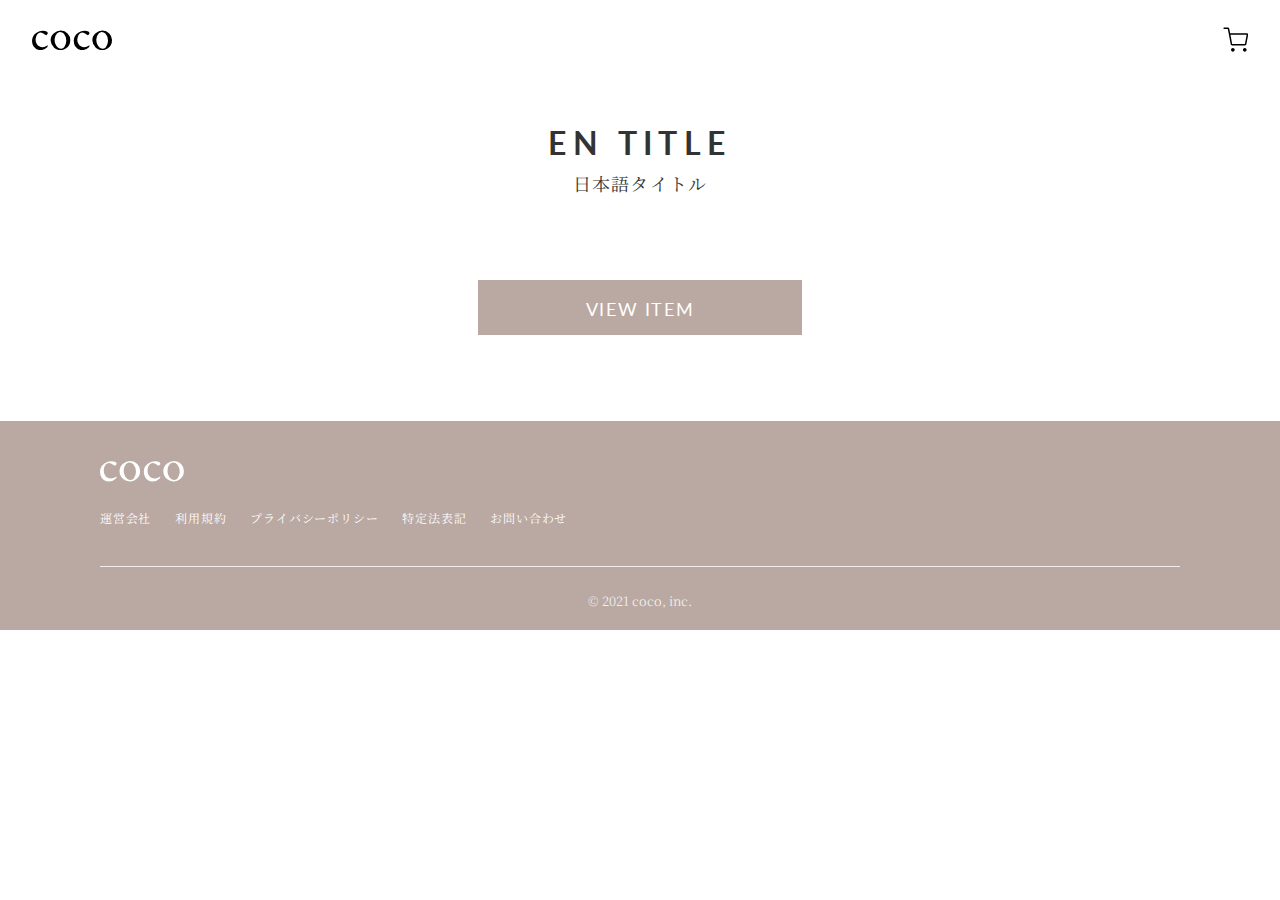
<file: shampoo-ec/index.html>
<!DOCTYPE html>
<html lang="ja">
  <head>
    <meta charset="utf-8" />
    <meta name="viewport" content="width=device-width,initial-scale=1" />
    <title>coco</title>
    <meta name="description" content="shampoo-ec" />
    <meta name="format-detection" content="telephone=no" />

    <!-- favicon/webclipicon -->
    <link rel="icon" href="favicon.ico" />
    <link rel="icon" href="favicon.svg" type="image/svg+xml" />
    <link rel="apple-touch-icon" href="webclip.png" />

    <!-- ogp -->
    <meta property="og:site_name" content="shampoo-ec" />
    <meta property="og:url" content="https://moshashugyo.com/" />
    <meta property="og:type" content="website" />
    <meta property="og:title" content="shampoo-ec" />
    <meta property="og:description" content="shampoo-ec" />
    <meta property="og:image" content="img/top_img/bg-instagram-sp.svg" />
    <meta property="og:locale" content="ja_JP" />
    <!-- <meta property="fb:app_id" content="AppID"> -->
    <meta name="twitter:card" content="summary_large_image" />
    <!-- <meta name="twitter:site" content="@moshamusha2010" /> -->
    <meta name="twitter:description" content="shampoo-ec" />
    <meta name="twitter:image:src" content="img/top_img/bg-instagram-sp.svg" />

    <!-- css -->

    <link rel="stylesheet" href="sass/style.css" />
    <link rel="preconnect" href="https://fonts.googleapis.com" />
    <link rel="preconnect" href="https://fonts.gstatic.com" crossorigin />
    <link
      href="https://fonts.googleapis.com/css2?family=Lato:wght@400;700&family=Noto+Serif+JP:wght@400;500&display=swap"
      rel="stylesheet"
    />

    <!-- js -->

    <!-- <script src="js/main.js" defer></script> -->

    <!-- 場合によって必要 -->
    <!-- <meta name="robots" content="noindex,nofollow"> -->
  </head>

  <body>
    <header class="header">
      <div class="container">
        <div class="logo-sp">
          <a href="index.html" rel="noreferrer noopener">
            <span class="visuallyhidden">ロゴ</span>
            <svg viewBox="0 0 85.05 20.8">
              <path
                d="M13-20.05a13.772,13.772,0,0,0-6.55,2.1A10.384,10.384,0,0,0,1.6-9.3,12.346,12.346,0,0,0,3.15-3.45a8.933,8.933,0,0,0,7.4,4,10.028,10.028,0,0,0,7.2-3.1A2.054,2.054,0,0,0,18.4-4c0-.25-.4-.4-.95,0A7.33,7.33,0,0,1,13-2.5,7.285,7.285,0,0,1,6.7-5.85a9.354,9.354,0,0,1-1.3-5A8.56,8.56,0,0,1,7.5-16.6a4.87,4.87,0,0,1,3.1-1.7c1.7,0,2.55.75,4.2,1.95a5.427,5.427,0,0,0,1.95.95c.2,0,1.65-1.2,1.65-2a2.257,2.257,0,0,0-.75-1.5A9.027,9.027,0,0,0,13-20.05Zm19.3-.15a11.2,11.2,0,0,0-7.4,2.75,9.646,9.646,0,0,0-3.5,7.8A11.06,11.06,0,0,0,25.1-2,10.871,10.871,0,0,0,31.75.6a9.979,9.979,0,0,0,6.2-2A10.759,10.759,0,0,0,42.3-10,10.032,10.032,0,0,0,32.3-20.2Zm-.95,1.5a6.3,6.3,0,0,1,4.2,1.95,11.543,11.543,0,0,1,2.5,7.65A11.5,11.5,0,0,1,35.8-2.5,4.58,4.58,0,0,1,32.75-.85c-2.4,0-5.25-1.8-6.5-5.55a14.976,14.976,0,0,1-.6-4.45,9.379,9.379,0,0,1,2.45-6.4A5.262,5.262,0,0,1,31.35-18.7Zm26-1.35a13.772,13.772,0,0,0-6.55,2.1A10.384,10.384,0,0,0,45.95-9.3,12.346,12.346,0,0,0,47.5-3.45a8.933,8.933,0,0,0,7.4,4,10.028,10.028,0,0,0,7.2-3.1A2.054,2.054,0,0,0,62.75-4c0-.25-.4-.4-.95,0a7.33,7.33,0,0,1-4.45,1.5,7.285,7.285,0,0,1-6.3-3.35,9.354,9.354,0,0,1-1.3-5,8.56,8.56,0,0,1,2.1-5.75,4.87,4.87,0,0,1,3.1-1.7c1.7,0,2.55.75,4.2,1.95a5.427,5.427,0,0,0,1.95.95c.2,0,1.65-1.2,1.65-2A2.257,2.257,0,0,0,62-18.9,9.027,9.027,0,0,0,57.35-20.05Zm19.3-.15a11.2,11.2,0,0,0-7.4,2.75,9.646,9.646,0,0,0-3.5,7.8A11.06,11.06,0,0,0,69.45-2,10.871,10.871,0,0,0,76.1.6a9.979,9.979,0,0,0,6.2-2A10.759,10.759,0,0,0,86.65-10,10.032,10.032,0,0,0,76.65-20.2Zm-.95,1.5a6.3,6.3,0,0,1,4.2,1.95A11.543,11.543,0,0,1,82.4-9.1a11.5,11.5,0,0,1-2.25,6.6A4.58,4.58,0,0,1,77.1-.85c-2.4,0-5.25-1.8-6.5-5.55a14.976,14.976,0,0,1-.6-4.45,9.379,9.379,0,0,1,2.45-6.4A5.262,5.262,0,0,1,75.7-18.7Z"
                transform="translate(-1.6 20.2)"
              />
            </svg>
          </a>
        </div>
        <div class="icon-cart">
          <a href="error.html" rel="noreferrer noopener">
            <span class="visuallyhidden">カート</span>
            <svg viewBox="0 0 68 68">
              <path
                fill-rule="evenodd"
                clip-rule="evenodd"
                d="M1 2.5C1 1.39543 1.89543 0.5 3 0.5H13.6803C15.1102 0.5 16.3414 1.50926 16.622 2.91142L19.2764 16.1782H64.7871C66.6734 16.1782 68.0917 17.8983 67.7321 19.7501L62.7777 45.2625C62.4126 47.1425 60.7662 48.5 58.851 48.5H24.6568C22.7347 48.5 21.0843 47.1328 20.7267 45.2442L15.6738 18.5604L12.8605 4.5H3C1.89543 4.5 1 3.60457 1 2.5ZM20.0512 20.1782L24.6568 44.5H58.851L63.5742 20.1782H20.0512Z"
              />
              <path
                d="M31.5 60.5C31.5 63.2614 29.2614 65.5 26.5 65.5C23.7386 65.5 21.5 63.2614 21.5 60.5C21.5 57.7386 23.7386 55.5 26.5 55.5C29.2614 55.5 31.5 57.7386 31.5 60.5Z"
              />
              <path
                d="M63.5 60.5C63.5 63.2614 61.2614 65.5 58.5 65.5C55.7386 65.5 53.5 63.2614 53.5 60.5C53.5 57.7386 55.7386 55.5 58.5 55.5C61.2614 55.5 63.5 57.7386 63.5 60.5Z"
              />
            </svg>
          </a>
        </div>
      </div>
    </header>
    <main class="c-main">
      <div class="c-title-level2">
        <a href="top.html" rel="noreferrer noopener"
          ><p class="c-en">EN TITLE</p></a
        >
        <a href="top.html" rel="noreferrer noopener"
          ><p class="c-ja">日本語タイトル</p></a
        >
      </div>
      <a class="c-button-link" href="product.html" rel="noreferrer noopener">
        <div class="c-button">
          <p class="c-view">VIEW ITEM</p>
        </div>
      </a>
    </main>
    <footer class="footer">
      <div class="footer-inner">
        <div class="footer-logo">
          <a href="index.html" rel="noreferrer noopener">
            <span class="visuallyhidden">ロゴ</span>
            <svg viewBox="0 0 85.05 20.8">
              <path
                d="M13-20.05a13.772,13.772,0,0,0-6.55,2.1A10.384,10.384,0,0,0,1.6-9.3,12.346,12.346,0,0,0,3.15-3.45a8.933,8.933,0,0,0,7.4,4,10.028,10.028,0,0,0,7.2-3.1A2.054,2.054,0,0,0,18.4-4c0-.25-.4-.4-.95,0A7.33,7.33,0,0,1,13-2.5,7.285,7.285,0,0,1,6.7-5.85a9.354,9.354,0,0,1-1.3-5A8.56,8.56,0,0,1,7.5-16.6a4.87,4.87,0,0,1,3.1-1.7c1.7,0,2.55.75,4.2,1.95a5.427,5.427,0,0,0,1.95.95c.2,0,1.65-1.2,1.65-2a2.257,2.257,0,0,0-.75-1.5A9.027,9.027,0,0,0,13-20.05Zm19.3-.15a11.2,11.2,0,0,0-7.4,2.75,9.646,9.646,0,0,0-3.5,7.8A11.06,11.06,0,0,0,25.1-2,10.871,10.871,0,0,0,31.75.6a9.979,9.979,0,0,0,6.2-2A10.759,10.759,0,0,0,42.3-10,10.032,10.032,0,0,0,32.3-20.2Zm-.95,1.5a6.3,6.3,0,0,1,4.2,1.95,11.543,11.543,0,0,1,2.5,7.65A11.5,11.5,0,0,1,35.8-2.5,4.58,4.58,0,0,1,32.75-.85c-2.4,0-5.25-1.8-6.5-5.55a14.976,14.976,0,0,1-.6-4.45,9.379,9.379,0,0,1,2.45-6.4A5.262,5.262,0,0,1,31.35-18.7Zm26-1.35a13.772,13.772,0,0,0-6.55,2.1A10.384,10.384,0,0,0,45.95-9.3,12.346,12.346,0,0,0,47.5-3.45a8.933,8.933,0,0,0,7.4,4,10.028,10.028,0,0,0,7.2-3.1A2.054,2.054,0,0,0,62.75-4c0-.25-.4-.4-.95,0a7.33,7.33,0,0,1-4.45,1.5,7.285,7.285,0,0,1-6.3-3.35,9.354,9.354,0,0,1-1.3-5,8.56,8.56,0,0,1,2.1-5.75,4.87,4.87,0,0,1,3.1-1.7c1.7,0,2.55.75,4.2,1.95a5.427,5.427,0,0,0,1.95.95c.2,0,1.65-1.2,1.65-2A2.257,2.257,0,0,0,62-18.9,9.027,9.027,0,0,0,57.35-20.05Zm19.3-.15a11.2,11.2,0,0,0-7.4,2.75,9.646,9.646,0,0,0-3.5,7.8A11.06,11.06,0,0,0,69.45-2,10.871,10.871,0,0,0,76.1.6a9.979,9.979,0,0,0,6.2-2A10.759,10.759,0,0,0,86.65-10,10.032,10.032,0,0,0,76.65-20.2Zm-.95,1.5a6.3,6.3,0,0,1,4.2,1.95A11.543,11.543,0,0,1,82.4-9.1a11.5,11.5,0,0,1-2.25,6.6A4.58,4.58,0,0,1,77.1-.85c-2.4,0-5.25-1.8-6.5-5.55a14.976,14.976,0,0,1-.6-4.45,9.379,9.379,0,0,1,2.45-6.4A5.262,5.262,0,0,1,75.7-18.7Z"
                transform="translate(-1.6 20.2)"
              />
            </svg>
          </a>
        </div>
        <div class="footer-nav">
          <ul class="footer-list">
            <li class="footer-info1">
              <a
                href="https://www.google.com/"
                target="_blank"
                rel="noreferrer noopener"
              >
                運営会社
              </a>
            </li>
            <li class="footer-info2">
              <a
                href="https://www.google.com/"
                target="_blank"
                rel="noreferrer noopener"
              >
                利用規約
              </a>
            </li>
            <li class="footer-info3">
              <a
                href="https://www.google.com/"
                target="_blank"
                rel="noreferrer noopener"
              >
                プライバシーポリシー
              </a>
            </li>
            <li class="footer-info4">
              <a
                href="https://www.google.com/"
                target="_blank"
                rel="noreferrer noopener"
              >
                特定法表記
              </a>
            </li>
            <li class="footer-info5">
              <a
                href="https://www.google.com/"
                target="_blank"
                rel="noreferrer noopener"
              >
                お問い合わせ
              </a>
            </li>
          </ul>
        </div>
        <div class="footer-border"></div>
        <small class="footer-small">© 2021 coco, inc.</small>
      </div>
    </footer>
  </body>
</html>
</file>
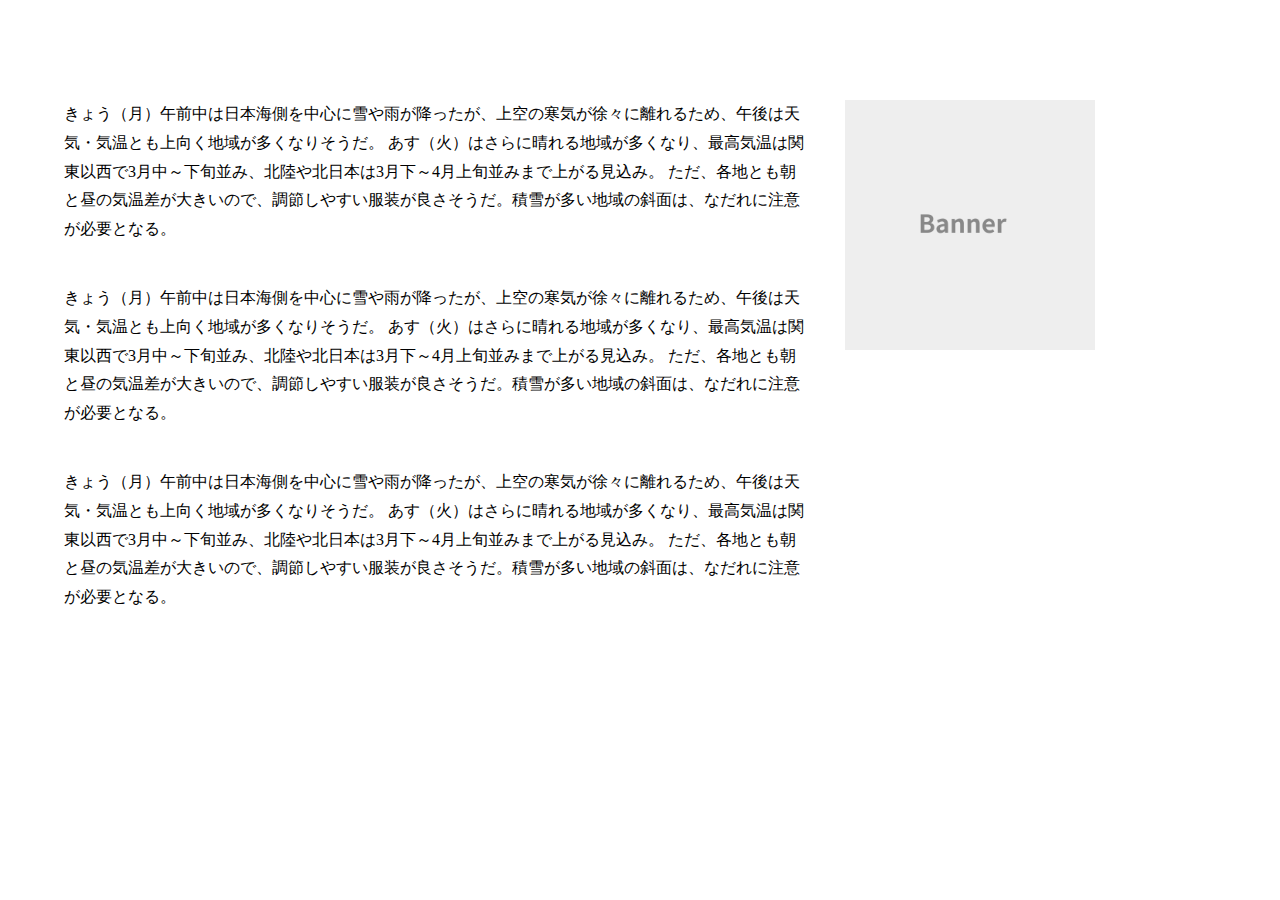
<file: flex_and_grid/flex_and_grid01/index.html>
<!DOCTYPE html>
<html lang="en">
  <head>
    <meta charset="UTF-8" />
    <meta name="viewport" content="width=device-width, initial-scale=1.0" />
    <title>Document</title>
    <link rel="stylesheet" href="sass/style.css" />
  </head>
  <body>
    <header class="header"></header>
    <main class="main">
      <div class="container">
        <div class="message_wrapper">
          <p class="message">
            きょう（月）午前中は日本海側を中心に雪や雨が降ったが、上空の寒気が徐々に離れるため、午後は天気・気温とも上向く地域が多くなりそうだ。
            あす（火）はさらに晴れる地域が多くなり、最高気温は関東以西で3月中～下旬並み、北陸や北日本は3月下～4月上旬並みまで上がる見込み。
            ただ、各地とも朝と昼の気温差が大きいので、調節しやすい服装が良さそうだ。積雪が多い地域の斜面は、なだれに注意が必要となる。
          </p>
        </div>
        <div class="message_wrapper">
          <p class="message">
            きょう（月）午前中は日本海側を中心に雪や雨が降ったが、上空の寒気が徐々に離れるため、午後は天気・気温とも上向く地域が多くなりそうだ。
            あす（火）はさらに晴れる地域が多くなり、最高気温は関東以西で3月中～下旬並み、北陸や北日本は3月下～4月上旬並みまで上がる見込み。
            ただ、各地とも朝と昼の気温差が大きいので、調節しやすい服装が良さそうだ。積雪が多い地域の斜面は、なだれに注意が必要となる。
          </p>
        </div>
        <div class="message_wrapper">
          <p class="message">
            きょう（月）午前中は日本海側を中心に雪や雨が降ったが、上空の寒気が徐々に離れるため、午後は天気・気温とも上向く地域が多くなりそうだ。
            あす（火）はさらに晴れる地域が多くなり、最高気温は関東以西で3月中～下旬並み、北陸や北日本は3月下～4月上旬並みまで上がる見込み。
            ただ、各地とも朝と昼の気温差が大きいので、調節しやすい服装が良さそうだ。積雪が多い地域の斜面は、なだれに注意が必要となる。
          </p>
        </div>
        <div class="banner">
          <img
            src="img/banner.png"
            width="2"
            height="1"
            alt=""
            decoding="async"
          />
        </div>
      </div>
    </main>
    <footer class="footer"></footer>
  </body>
</html>
</file>
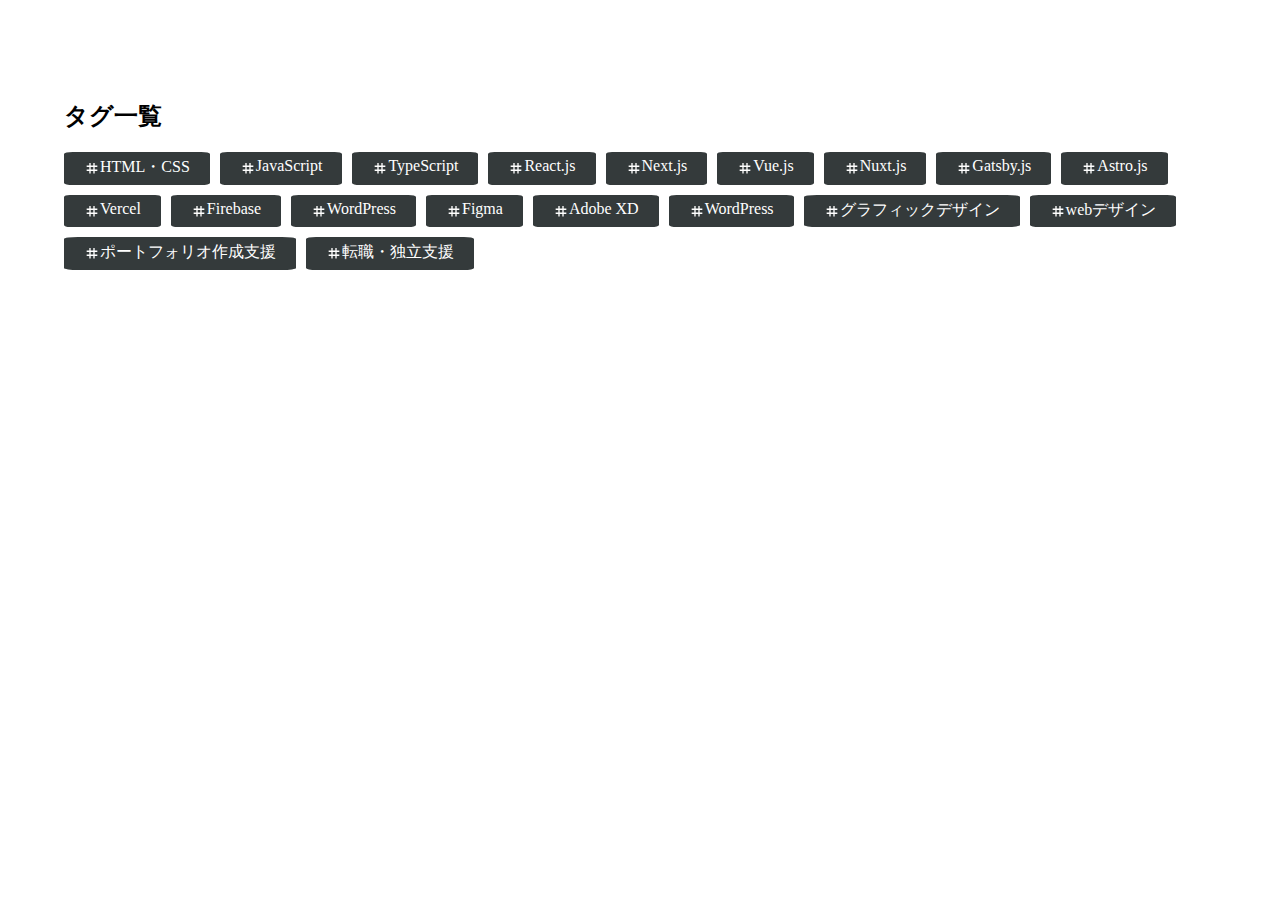
<file: flex_and_grid/flex_and_grid02/index.html>
<!DOCTYPE html>
<html lang="en">
  <head>
    <meta charset="UTF-8" />
    <meta name="viewport" content="width=device-width, initial-scale=1.0" />
    <title>Document</title>
    <link rel="stylesheet" href="sass/style.css" />
  </head>
  <body>
    <header class="header"></header>
    <main class="main">
      <div class="title">
        <h1>タグ一覧</h1>
      </div>
      <ul class="wrapper_tags">
        <li class="tag">
          <svg viewBox="0 0 24 24" height="24px" width="17px">
            <g><rect fill="none" height="24" width="24" /></g>
            <g>
              <path
                d="M20,10V8h-4V4h-2v4h-4V4H8v4H4v2h4v4H4v2h4v4h2v-4h4v4h2v-4h4v-2h-4v-4H20z M14,14h-4v-4h4V14z"
              />
            </g></svg
          >HTML・CSS
        </li>
        <li class="tag">
          <svg viewBox="0 0 24 24" height="24px" width="17px">
            <g><rect fill="none" height="24" width="24" /></g>
            <g>
              <path
                d="M20,10V8h-4V4h-2v4h-4V4H8v4H4v2h4v4H4v2h4v4h2v-4h4v4h2v-4h4v-2h-4v-4H20z M14,14h-4v-4h4V14z"
              />
            </g></svg
          >JavaScript
        </li>
        <li class="tag">
          <svg viewBox="0 0 24 24" height="24px" width="17px">
            <g><rect fill="none" height="24" width="24" /></g>
            <g>
              <path
                d="M20,10V8h-4V4h-2v4h-4V4H8v4H4v2h4v4H4v2h4v4h2v-4h4v4h2v-4h4v-2h-4v-4H20z M14,14h-4v-4h4V14z"
              />
            </g></svg
          >TypeScript
        </li>
        <li class="tag">
          <svg viewBox="0 0 24 24" height="24px" width="17px">
            <g><rect fill="none" height="24" width="24" /></g>
            <g>
              <path
                d="M20,10V8h-4V4h-2v4h-4V4H8v4H4v2h4v4H4v2h4v4h2v-4h4v4h2v-4h4v-2h-4v-4H20z M14,14h-4v-4h4V14z"
              />
            </g></svg
          >React.js
        </li>
        <li class="tag">
          <svg viewBox="0 0 24 24" height="24px" width="17px">
            <g><rect fill="none" height="24" width="24" /></g>
            <g>
              <path
                d="M20,10V8h-4V4h-2v4h-4V4H8v4H4v2h4v4H4v2h4v4h2v-4h4v4h2v-4h4v-2h-4v-4H20z M14,14h-4v-4h4V14z"
              />
            </g></svg
          >Next.js
        </li>
        <li class="tag">
          <svg viewBox="0 0 24 24" height="24px" width="17px">
            <g><rect fill="none" height="24" width="24" /></g>
            <g>
              <path
                d="M20,10V8h-4V4h-2v4h-4V4H8v4H4v2h4v4H4v2h4v4h2v-4h4v4h2v-4h4v-2h-4v-4H20z M14,14h-4v-4h4V14z"
              />
            </g></svg
          >Vue.js
        </li>
        <li class="tag">
          <svg viewBox="0 0 24 24" height="24px" width="17px">
            <g><rect fill="none" height="24" width="24" /></g>
            <g>
              <path
                d="M20,10V8h-4V4h-2v4h-4V4H8v4H4v2h4v4H4v2h4v4h2v-4h4v4h2v-4h4v-2h-4v-4H20z M14,14h-4v-4h4V14z"
              />
            </g></svg
          >Nuxt.js
        </li>
        <li class="tag">
          <svg viewBox="0 0 24 24" height="24px" width="17px">
            <g><rect fill="none" height="24" width="24" /></g>
            <g>
              <path
                d="M20,10V8h-4V4h-2v4h-4V4H8v4H4v2h4v4H4v2h4v4h2v-4h4v4h2v-4h4v-2h-4v-4H20z M14,14h-4v-4h4V14z"
              />
            </g></svg
          >Gatsby.js
        </li>
        <li class="tag">
          <svg viewBox="0 0 24 24" height="24px" width="17px">
            <g><rect fill="none" height="24" width="24" /></g>
            <g>
              <path
                d="M20,10V8h-4V4h-2v4h-4V4H8v4H4v2h4v4H4v2h4v4h2v-4h4v4h2v-4h4v-2h-4v-4H20z M14,14h-4v-4h4V14z"
              />
            </g></svg
          >Astro.js
        </li>
        <li class="tag">
          <svg viewBox="0 0 24 24" height="24px" width="17px">
            <g><rect fill="none" height="24" width="24" /></g>
            <g>
              <path
                d="M20,10V8h-4V4h-2v4h-4V4H8v4H4v2h4v4H4v2h4v4h2v-4h4v4h2v-4h4v-2h-4v-4H20z M14,14h-4v-4h4V14z"
              />
            </g></svg
          >Vercel
        </li>
        <li class="tag">
          <svg viewBox="0 0 24 24" height="24px" width="17px">
            <g><rect fill="none" height="24" width="24" /></g>
            <g>
              <path
                d="M20,10V8h-4V4h-2v4h-4V4H8v4H4v2h4v4H4v2h4v4h2v-4h4v4h2v-4h4v-2h-4v-4H20z M14,14h-4v-4h4V14z"
              />
            </g></svg
          >Firebase
        </li>
        <li class="tag">
          <svg viewBox="0 0 24 24" height="24px" width="17px">
            <g><rect fill="none" height="24" width="24" /></g>
            <g>
              <path
                d="M20,10V8h-4V4h-2v4h-4V4H8v4H4v2h4v4H4v2h4v4h2v-4h4v4h2v-4h4v-2h-4v-4H20z M14,14h-4v-4h4V14z"
              />
            </g></svg
          >WordPress
        </li>
        <li class="tag">
          <svg viewBox="0 0 24 24" height="24px" width="17px">
            <g><rect fill="none" height="24" width="24" /></g>
            <g>
              <path
                d="M20,10V8h-4V4h-2v4h-4V4H8v4H4v2h4v4H4v2h4v4h2v-4h4v4h2v-4h4v-2h-4v-4H20z M14,14h-4v-4h4V14z"
              />
            </g></svg
          >Figma
        </li>
        <li class="tag">
          <svg viewBox="0 0 24 24" height="24px" width="17px">
            <g><rect fill="none" height="24" width="24" /></g>
            <g>
              <path
                d="M20,10V8h-4V4h-2v4h-4V4H8v4H4v2h4v4H4v2h4v4h2v-4h4v4h2v-4h4v-2h-4v-4H20z M14,14h-4v-4h4V14z"
              />
            </g></svg
          >Adobe XD
        </li>
        <li class="tag">
          <svg viewBox="0 0 24 24" height="24px" width="17px">
            <g><rect fill="none" height="24" width="24" /></g>
            <g>
              <path
                d="M20,10V8h-4V4h-2v4h-4V4H8v4H4v2h4v4H4v2h4v4h2v-4h4v4h2v-4h4v-2h-4v-4H20z M14,14h-4v-4h4V14z"
              />
            </g></svg
          >WordPress
        </li>
        <li class="tag">
          <svg viewBox="0 0 24 24" height="24px" width="17px">
            <g><rect fill="none" height="24" width="24" /></g>
            <g>
              <path
                d="M20,10V8h-4V4h-2v4h-4V4H8v4H4v2h4v4H4v2h4v4h2v-4h4v4h2v-4h4v-2h-4v-4H20z M14,14h-4v-4h4V14z"
              />
            </g></svg
          >グラフィックデザイン
        </li>
        <li class="tag">
          <svg viewBox="0 0 24 24" height="24px" width="17px">
            <g><rect fill="none" height="24" width="24" /></g>
            <g>
              <path
                d="M20,10V8h-4V4h-2v4h-4V4H8v4H4v2h4v4H4v2h4v4h2v-4h4v4h2v-4h4v-2h-4v-4H20z M14,14h-4v-4h4V14z"
              />
            </g></svg
          >webデザイン
        </li>
        <li class="tag">
          <svg viewBox="0 0 24 24" height="24px" width="17px">
            <g><rect fill="none" height="24" width="24" /></g>
            <g>
              <path
                d="M20,10V8h-4V4h-2v4h-4V4H8v4H4v2h4v4H4v2h4v4h2v-4h4v4h2v-4h4v-2h-4v-4H20z M14,14h-4v-4h4V14z"
              />
            </g></svg
          >ポートフォリオ作成支援
        </li>
        <li class="tag">
          <svg viewBox="0 0 24 24" height="24px" width="17px">
            <g><rect fill="none" height="24" width="24" /></g>
            <g>
              <path
                d="M20,10V8h-4V4h-2v4h-4V4H8v4H4v2h4v4H4v2h4v4h2v-4h4v4h2v-4h4v-2h-4v-4H20z M14,14h-4v-4h4V14z"
              />
            </g></svg
          >転職・独立支援
        </li>
      </ul>
    </main>
    <footer class="footer"></footer>
  </body>
</html>
</file>
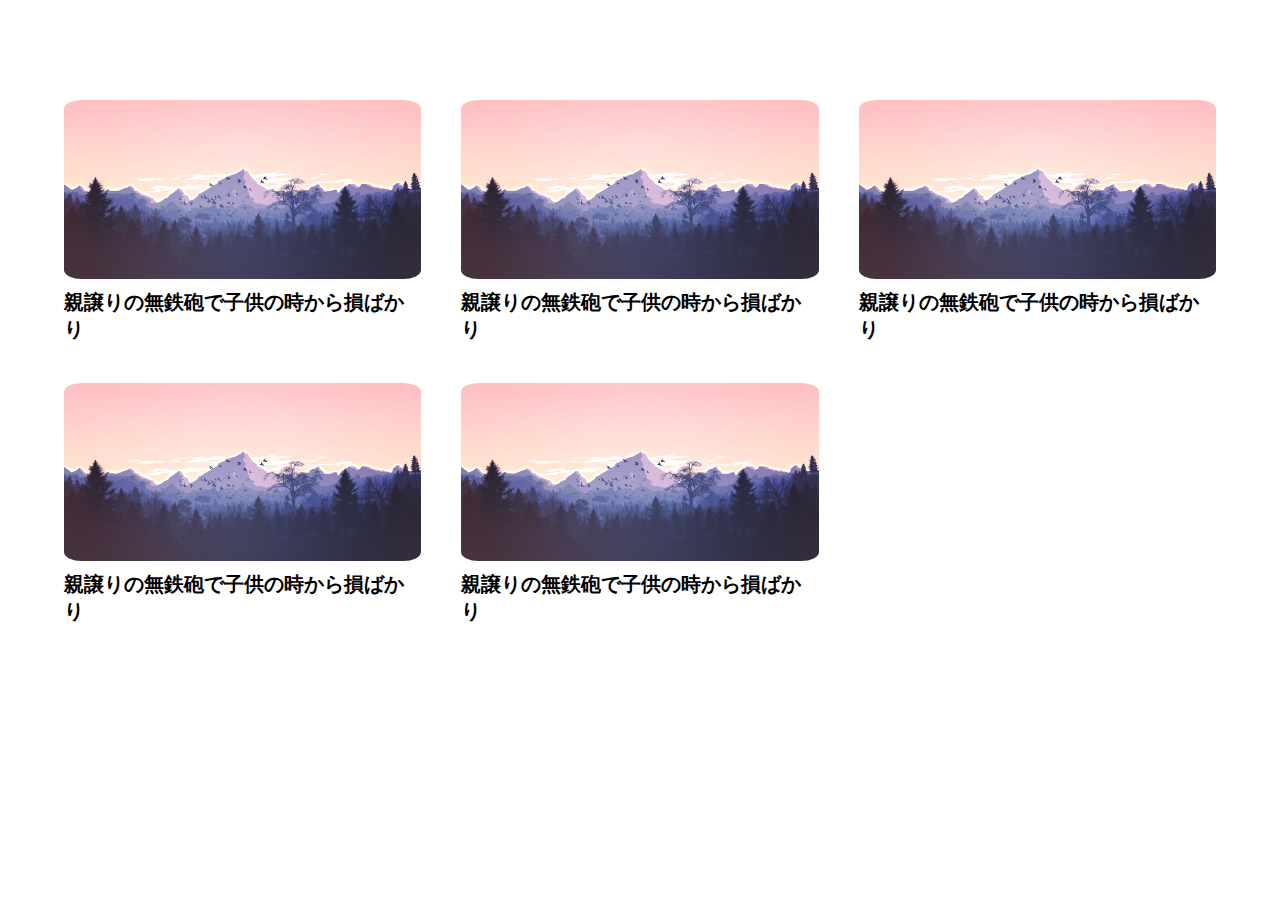
<file: flex_and_grid/flex_and_grid03/index.html>
<!DOCTYPE html>
<html lang="en">
  <head>
    <meta charset="UTF-8" />
    <meta name="viewport" content="width=device-width, initial-scale=1.0" />
    <title>Document</title>
    <link rel="stylesheet" href="sass/style.css" />
  </head>
  <body>
    <header class="header"></header>
    <main class="main">
      <div class="container">
        <div class="items_wrapper">
          <img
            src="img/thumbnail.png"
            width="1280"
            height="640"
            alt=""
            decoding="async"
          />
          <p class="message">親譲りの無鉄砲で子供の時から損ばかり</p>
        </div>
        <div class="items_wrapper">
          <img
            src="img/thumbnail.png"
            width="1280"
            height="640"
            alt=""
            decoding="async"
          />
          <p class="message">親譲りの無鉄砲で子供の時から損ばかり</p>
        </div>
        <div class="items_wrapper">
          <img
            src="img/thumbnail.png"
            width="1280"
            height="640"
            alt=""
            decoding="async"
          />
          <p class="message">親譲りの無鉄砲で子供の時から損ばかり</p>
        </div>
        <div class="items_wrapper">
          <img
            src="img/thumbnail.png"
            width="1280"
            height="640"
            alt=""
            decoding="async"
          />
          <p class="message">親譲りの無鉄砲で子供の時から損ばかり</p>
        </div>
        <div class="items_wrapper">
          <img
            src="img/thumbnail.png"
            width="1280"
            height="640"
            alt=""
            decoding="async"
          />
          <p class="message">親譲りの無鉄砲で子供の時から損ばかり</p>
        </div>
      </div>
    </main>
    <footer class="footer"></footer>
  </body>
</html>
</file>
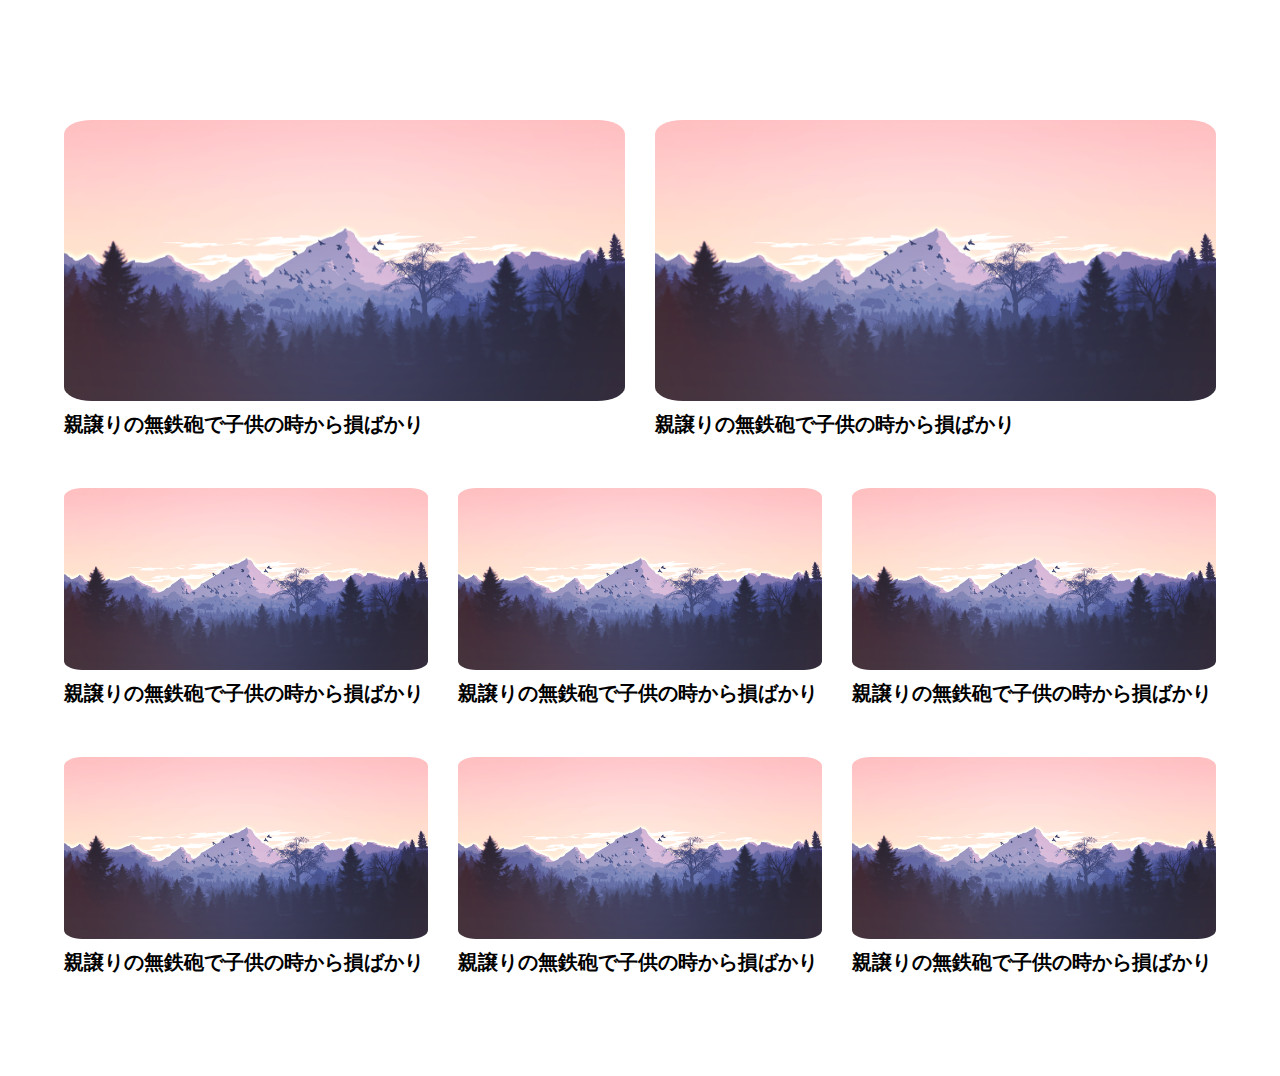
<file: flex_and_grid/flex_and_grid04/index.html>
<!DOCTYPE html>
<html lang="en">
  <head>
    <meta charset="UTF-8" />
    <meta name="viewport" content="width=device-width, initial-scale=1.0" />
    <title>Document</title>
    <link rel="stylesheet" href="sass/style.css" />
  </head>
  <body>
    <header class="header"></header>
    <main class="main">
      <div class="items_wrapper1">
        <img
          src="img/thumbnail.png"
          width="1280"
          height="640"
          alt=""
          decoding="async"
        />
        <p class="message">親譲りの無鉄砲で子供の時から損ばかり</p>
      </div>
      <div class="items_wrapper2">
        <img
          src="img/thumbnail.png"
          width="1280"
          height="640"
          alt=""
          decoding="async"
        />
        <p class="message">親譲りの無鉄砲で子供の時から損ばかり</p>
      </div>
      <div class="items_wrapper3">
        <img
          src="img/thumbnail.png"
          width="1280"
          height="640"
          alt=""
          decoding="async"
        />
        <p class="message">親譲りの無鉄砲で子供の時から損ばかり</p>
      </div>
      <div class="items_wrapper4">
        <img
          src="img/thumbnail.png"
          width="1280"
          height="640"
          alt=""
          decoding="async"
        />
        <p class="message">親譲りの無鉄砲で子供の時から損ばかり</p>
      </div>
      <div class="items_wrapper5">
        <img
          src="img/thumbnail.png"
          width="1280"
          height="640"
          alt=""
          decoding="async"
        />
        <p class="message">親譲りの無鉄砲で子供の時から損ばかり</p>
      </div>
      <div class="items_wrapper6">
        <img
          src="img/thumbnail.png"
          width="1280"
          height="640"
          alt=""
          decoding="async"
        />
        <p class="message">親譲りの無鉄砲で子供の時から損ばかり</p>
      </div>
      <div class="items_wrapper7">
        <img
          src="img/thumbnail.png"
          width="1280"
          height="640"
          alt=""
          decoding="async"
        />
        <p class="message">親譲りの無鉄砲で子供の時から損ばかり</p>
      </div>
      <div class="items_wrapper8">
        <img
          src="img/thumbnail.png"
          width="1280"
          height="640"
          alt=""
          decoding="async"
        />
        <p class="message">親譲りの無鉄砲で子供の時から損ばかり</p>
      </div>
    </main>
    <footer class="footer"></footer>
  </body>
</html>
</file>
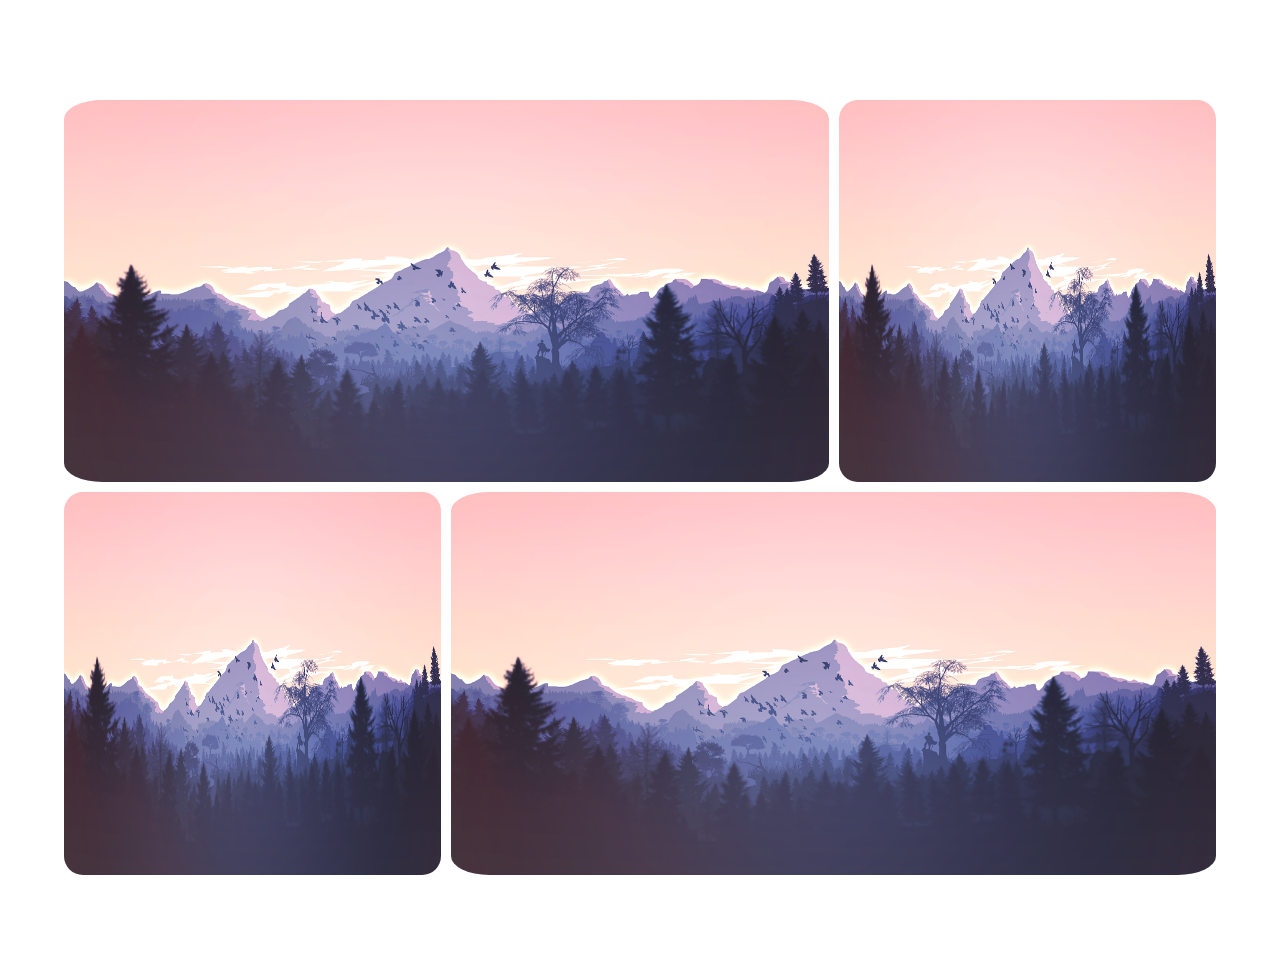
<file: flex_and_grid/flex_and_grid05/index.html>
<!DOCTYPE html>
<html lang="en">
  <head>
    <meta charset="UTF-8" />
    <meta name="viewport" content="width=device-width, initial-scale=1.0" />
    <title>Document</title>
    <link rel="stylesheet" href="sass/style.css" />
  </head>
  <body>
    <header class="header"></header>
    <main class="main">
      <div class="container">
        <div class="item1">
          <img
            src="img/thumbnail.png"
            width="1280"
            height="640"
            alt=""
            decoding="async"
          />
        </div>
        <div class="item2">
          <img
            src="img/thumbnail.png"
            width="1280"
            height="640"
            alt=""
            decoding="async"
          />
        </div>
        <div class="item3">
          <img
            src="img/thumbnail.png"
            width="1280"
            height="640"
            alt=""
            decoding="async"
          />
        </div>
        <div class="item4">
          <img
            src="img/thumbnail.png"
            width="1280"
            height="640"
            alt=""
            decoding="async"
          />
        </div>
      </div>
    </main>
    <footer class="footer"></footer>
  </body>
</html>
</file>
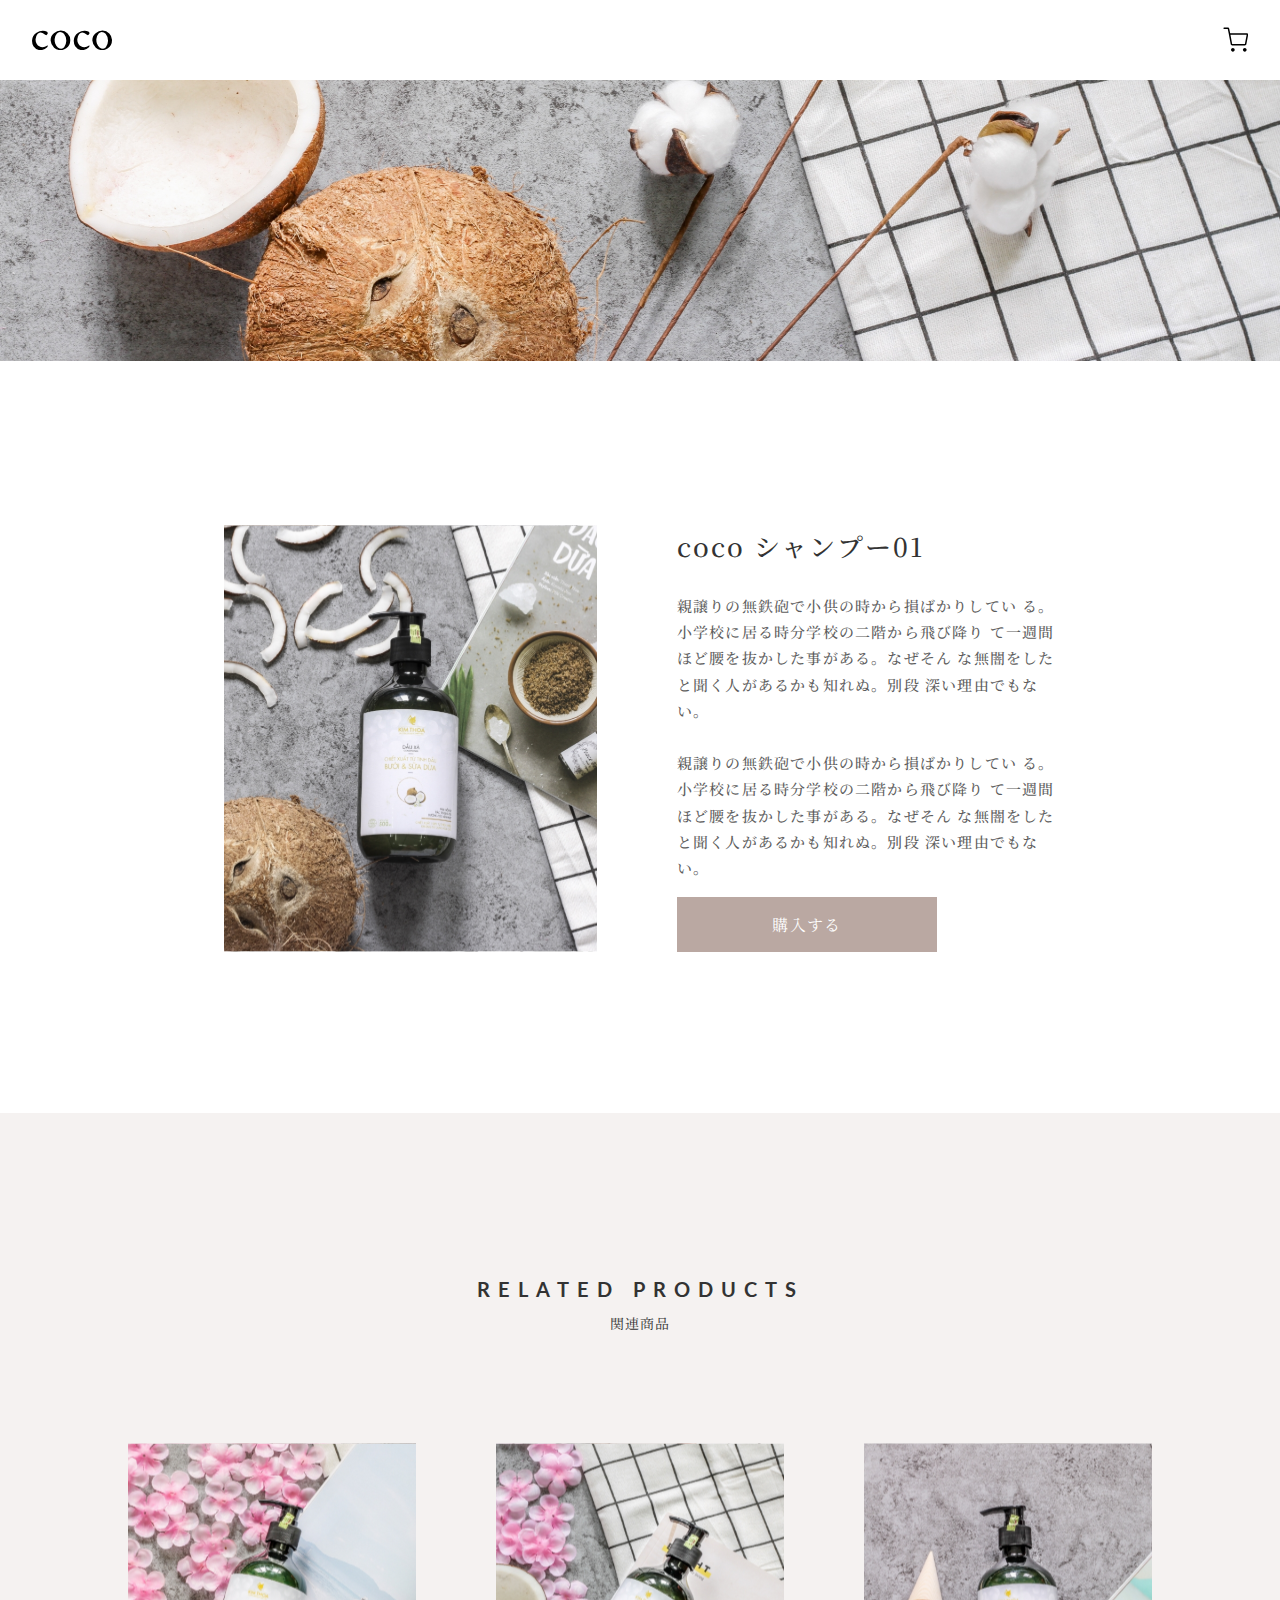
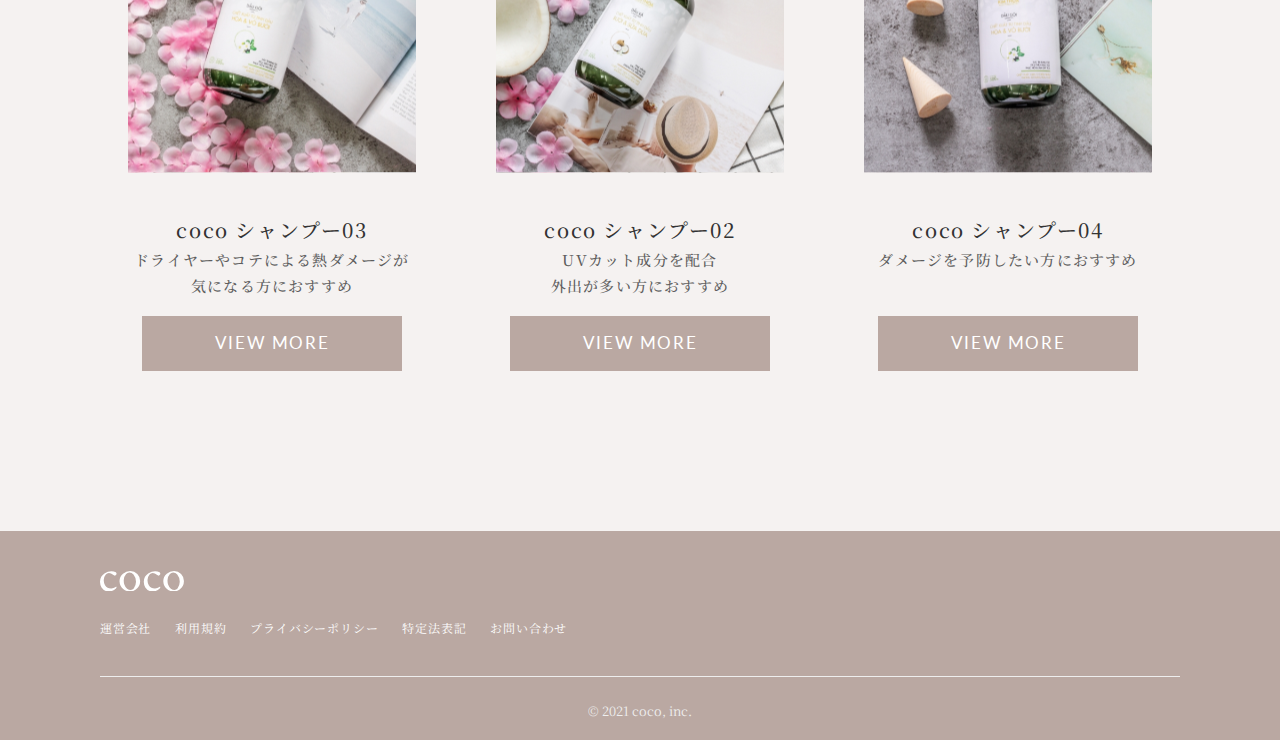
<file: shampoo-ec/product.html>
<!DOCTYPE html>
<html lang="ja">
  <head>
    <meta charset="utf-8" />
    <meta name="viewport" content="width=device-width,initial-scale=1" />
    <title>coco</title>
    <meta name="description" content="shampoo-ec" />
    <meta name="format-detection" content="telephone=no" />

    <!-- favicon/webclipicon -->
    <link rel="icon" href="favicon.ico" />
    <link rel="icon" href="favicon.svg" type="image/svg+xml" />
    <link rel="apple-touch-icon" href="webclip.png" />

    <!-- ogp -->
    <meta property="og:site_name" content="shampoo-ec" />
    <meta property="og:url" content="https://moshashugyo.com/" />
    <meta property="og:type" content="website" />
    <meta property="og:title" content="shampoo-ec" />
    <meta property="og:description" content="shampoo-ec" />
    <meta property="og:image" content="img/top_img/bg-instagram-sp.svg" />
    <meta property="og:locale" content="ja_JP" />
    <!-- <meta property="fb:app_id" content="AppID"> -->
    <meta name="twitter:card" content="summary_large_image" />
    <!-- <meta name="twitter:site" content="@moshamusha2010" /> -->
    <meta name="twitter:description" content="shampoo-ec" />
    <meta name="twitter:image:src" content="img/top_img/bg-instagram-sp.svg" />

    <!-- css -->

    <link rel="stylesheet" href="sass/style.css" />
    <link rel="preconnect" href="https://fonts.googleapis.com" />
    <link rel="preconnect" href="https://fonts.gstatic.com" crossorigin />
    <link
      href="https://fonts.googleapis.com/css2?family=Lato:wght@400;700&family=Noto+Serif+JP:wght@400;500&display=swap"
      rel="stylesheet"
    />

    <!-- js -->

    <!-- <script src="js/main.js" defer></script> -->

    <!-- 場合によって必要 -->
    <!-- <meta name="robots" content="noindex,nofollow"> -->
  </head>

  <body>
    <header class="header">
      <div class="container">
        <div class="logo-sp">
          <a href="index.html" rel="noreferrer noopener">
            <span class="visuallyhidden">ロゴ</span>
            <svg viewBox="0 0 85.05 20.8">
              <path
                d="M13-20.05a13.772,13.772,0,0,0-6.55,2.1A10.384,10.384,0,0,0,1.6-9.3,12.346,12.346,0,0,0,3.15-3.45a8.933,8.933,0,0,0,7.4,4,10.028,10.028,0,0,0,7.2-3.1A2.054,2.054,0,0,0,18.4-4c0-.25-.4-.4-.95,0A7.33,7.33,0,0,1,13-2.5,7.285,7.285,0,0,1,6.7-5.85a9.354,9.354,0,0,1-1.3-5A8.56,8.56,0,0,1,7.5-16.6a4.87,4.87,0,0,1,3.1-1.7c1.7,0,2.55.75,4.2,1.95a5.427,5.427,0,0,0,1.95.95c.2,0,1.65-1.2,1.65-2a2.257,2.257,0,0,0-.75-1.5A9.027,9.027,0,0,0,13-20.05Zm19.3-.15a11.2,11.2,0,0,0-7.4,2.75,9.646,9.646,0,0,0-3.5,7.8A11.06,11.06,0,0,0,25.1-2,10.871,10.871,0,0,0,31.75.6a9.979,9.979,0,0,0,6.2-2A10.759,10.759,0,0,0,42.3-10,10.032,10.032,0,0,0,32.3-20.2Zm-.95,1.5a6.3,6.3,0,0,1,4.2,1.95,11.543,11.543,0,0,1,2.5,7.65A11.5,11.5,0,0,1,35.8-2.5,4.58,4.58,0,0,1,32.75-.85c-2.4,0-5.25-1.8-6.5-5.55a14.976,14.976,0,0,1-.6-4.45,9.379,9.379,0,0,1,2.45-6.4A5.262,5.262,0,0,1,31.35-18.7Zm26-1.35a13.772,13.772,0,0,0-6.55,2.1A10.384,10.384,0,0,0,45.95-9.3,12.346,12.346,0,0,0,47.5-3.45a8.933,8.933,0,0,0,7.4,4,10.028,10.028,0,0,0,7.2-3.1A2.054,2.054,0,0,0,62.75-4c0-.25-.4-.4-.95,0a7.33,7.33,0,0,1-4.45,1.5,7.285,7.285,0,0,1-6.3-3.35,9.354,9.354,0,0,1-1.3-5,8.56,8.56,0,0,1,2.1-5.75,4.87,4.87,0,0,1,3.1-1.7c1.7,0,2.55.75,4.2,1.95a5.427,5.427,0,0,0,1.95.95c.2,0,1.65-1.2,1.65-2A2.257,2.257,0,0,0,62-18.9,9.027,9.027,0,0,0,57.35-20.05Zm19.3-.15a11.2,11.2,0,0,0-7.4,2.75,9.646,9.646,0,0,0-3.5,7.8A11.06,11.06,0,0,0,69.45-2,10.871,10.871,0,0,0,76.1.6a9.979,9.979,0,0,0,6.2-2A10.759,10.759,0,0,0,86.65-10,10.032,10.032,0,0,0,76.65-20.2Zm-.95,1.5a6.3,6.3,0,0,1,4.2,1.95A11.543,11.543,0,0,1,82.4-9.1a11.5,11.5,0,0,1-2.25,6.6A4.58,4.58,0,0,1,77.1-.85c-2.4,0-5.25-1.8-6.5-5.55a14.976,14.976,0,0,1-.6-4.45,9.379,9.379,0,0,1,2.45-6.4A5.262,5.262,0,0,1,75.7-18.7Z"
                transform="translate(-1.6 20.2)"
              />
            </svg>
          </a>
        </div>
        <div class="icon-cart">
          <a href="error.html" rel="noreferrer noopener">
            <span class="visuallyhidden">カート</span>
            <svg viewBox="0 0 68 68">
              <path
                fill-rule="evenodd"
                clip-rule="evenodd"
                d="M1 2.5C1 1.39543 1.89543 0.5 3 0.5H13.6803C15.1102 0.5 16.3414 1.50926 16.622 2.91142L19.2764 16.1782H64.7871C66.6734 16.1782 68.0917 17.8983 67.7321 19.7501L62.7777 45.2625C62.4126 47.1425 60.7662 48.5 58.851 48.5H24.6568C22.7347 48.5 21.0843 47.1328 20.7267 45.2442L15.6738 18.5604L12.8605 4.5H3C1.89543 4.5 1 3.60457 1 2.5ZM20.0512 20.1782L24.6568 44.5H58.851L63.5742 20.1782H20.0512Z"
              />
              <path
                d="M31.5 60.5C31.5 63.2614 29.2614 65.5 26.5 65.5C23.7386 65.5 21.5 63.2614 21.5 60.5C21.5 57.7386 23.7386 55.5 26.5 55.5C29.2614 55.5 31.5 57.7386 31.5 60.5Z"
              />
              <path
                d="M63.5 60.5C63.5 63.2614 61.2614 65.5 58.5 65.5C55.7386 65.5 53.5 63.2614 53.5 60.5C53.5 57.7386 55.7386 55.5 58.5 55.5C61.2614 55.5 63.5 57.7386 63.5 60.5Z"
              />
            </svg>
          </a>
        </div>
      </div>
    </header>
    <main class="t-main">
      <div class="pro-top">
        <picture class="pro-img-pic">
          <source
            media="(min-width: 768px)"
            srcset="img/product_img/bg-product-kv.svg"
          />
          <img
            src="img/product_img/bg-product-kv-sp.svg"
            width="360"
            height="170"
            alt="..."
            decoding="async"
          />
        </picture>
      </div>
      <article class="pro-shampoo">
        <section class="pro-shampoo-img">
          <a href="error.html" rel="noreferrer noopener">
            <picture class="pro-shampoo-img-pic">
              <source
                media="(min-width: 768px)"
                srcset="img/product_img/pic-product-bg.svg"
              />
              <img
                src="img/product_img/pic-product.svg"
                width="324"
                height="370"
                alt="..."
                decoding="async"
              />
            </picture>
          </a>
        </section>
        <section class="pro-shampoo-container">
          <p class="pro-shampoo-title">coco シャンプー01</p>
          <p class="pro-shampoo-text">
            親譲りの無鉄砲で小供の時から損ばかりしてい
            る。小学校に居る時分学校の二階から飛び降り
            て一週間ほど腰を抜かした事がある。なぜそん
            な無闇をしたと聞く人があるかも知れぬ。別段 深い理由でもない。
            <br /><br />
            親譲りの無鉄砲で小供の時から損ばかりしてい
            る。小学校に居る時分学校の二階から飛び降り
            て一週間ほど腰を抜かした事がある。なぜそん
            な無闇をしたと聞く人があるかも知れぬ。別段 深い理由でもない。
          </p>
          <a href="error.html" rel="noreferrer noopener">
            <div class="pro-shampoo-button">
              <span class="pro-shampoo-button-view">購入する</span>
            </div>
          </a>
        </section>
      </article>
      <article class="related">
        <section id="related-titles" class="related-titles">
          <h1 class="related-title1">RELATED PRODUCTS</h1>
          <p class="related-title2">関連商品</p>
        </section>
        <section class="related-container">
          <div class="related-list-1">
            <a class="related-list-link1" href="top.html" rel="noreferrer noopener">
              <img
                src="img/product_img/pic-product02.svg"
                width="324"
                height="370"
                alt="..."
                decoding="async"
              />
            </a>
            <h2 class="related-name">coco シャンプー02</h2>
            <p class="related-text">UVカット成分を配合</p>
            <p class="related-text">外出が多い方におすすめ</p>
            <a href="top.html" rel="noreferrer noopener">
              <div class="related-button">
                <span class="related-button-view">VIEW MORE</span>
              </div>
            </a>
          </div>
          <div class="related-list-2">
            <a class="related-list-link2" href="top.html" rel="noreferrer noopener">
              <img
                src="img/product_img/pic-product03.svg"
                width="324"
                height="370"
                alt="..."
                decoding="async"
              />
            </a>
            <h2 class="related-name">coco シャンプー03</h2>
            <p class="related-text">
              ドライヤーやコテによる熱ダメージが 気になる方におすすめ
            </p>
            <a href="top.html" rel="noreferrer noopener">
              <div class="related-button">
                <span class="related-button-view">VIEW MORE</span>
              </div>
            </a>
          </div>

          <div class="related-list-3">
            <a class="related-list-link3" href="top.html" rel="noreferrer noopener">
              <img
                src="img/product_img/pic-product04.svg"
                width="324"
                height="370"
                alt="..."
                decoding="async"
              />
            </a>
            <h2 class="related-name">coco シャンプー04</h2>
            <p class="related-text">ダメージを予防したい方におすすめ</p>
            <p class="related-text"><br /></p>
            <a href="top.html" rel="noreferrer noopener">
              <div class="related-button">
                <span class="related-button-view">VIEW MORE</span>
              </div>
            </a>
          </div>
        </section>
      </article>
    </main>
    <footer class="footer">
      <div class="footer-inner">
        <div class="footer-logo">
          <a href="index.html" rel="noreferrer noopener">
            <span class="visuallyhidden">ロゴ</span>
            <svg viewBox="0 0 85.05 20.8">
              <path
                d="M13-20.05a13.772,13.772,0,0,0-6.55,2.1A10.384,10.384,0,0,0,1.6-9.3,12.346,12.346,0,0,0,3.15-3.45a8.933,8.933,0,0,0,7.4,4,10.028,10.028,0,0,0,7.2-3.1A2.054,2.054,0,0,0,18.4-4c0-.25-.4-.4-.95,0A7.33,7.33,0,0,1,13-2.5,7.285,7.285,0,0,1,6.7-5.85a9.354,9.354,0,0,1-1.3-5A8.56,8.56,0,0,1,7.5-16.6a4.87,4.87,0,0,1,3.1-1.7c1.7,0,2.55.75,4.2,1.95a5.427,5.427,0,0,0,1.95.95c.2,0,1.65-1.2,1.65-2a2.257,2.257,0,0,0-.75-1.5A9.027,9.027,0,0,0,13-20.05Zm19.3-.15a11.2,11.2,0,0,0-7.4,2.75,9.646,9.646,0,0,0-3.5,7.8A11.06,11.06,0,0,0,25.1-2,10.871,10.871,0,0,0,31.75.6a9.979,9.979,0,0,0,6.2-2A10.759,10.759,0,0,0,42.3-10,10.032,10.032,0,0,0,32.3-20.2Zm-.95,1.5a6.3,6.3,0,0,1,4.2,1.95,11.543,11.543,0,0,1,2.5,7.65A11.5,11.5,0,0,1,35.8-2.5,4.58,4.58,0,0,1,32.75-.85c-2.4,0-5.25-1.8-6.5-5.55a14.976,14.976,0,0,1-.6-4.45,9.379,9.379,0,0,1,2.45-6.4A5.262,5.262,0,0,1,31.35-18.7Zm26-1.35a13.772,13.772,0,0,0-6.55,2.1A10.384,10.384,0,0,0,45.95-9.3,12.346,12.346,0,0,0,47.5-3.45a8.933,8.933,0,0,0,7.4,4,10.028,10.028,0,0,0,7.2-3.1A2.054,2.054,0,0,0,62.75-4c0-.25-.4-.4-.95,0a7.33,7.33,0,0,1-4.45,1.5,7.285,7.285,0,0,1-6.3-3.35,9.354,9.354,0,0,1-1.3-5,8.56,8.56,0,0,1,2.1-5.75,4.87,4.87,0,0,1,3.1-1.7c1.7,0,2.55.75,4.2,1.95a5.427,5.427,0,0,0,1.95.95c.2,0,1.65-1.2,1.65-2A2.257,2.257,0,0,0,62-18.9,9.027,9.027,0,0,0,57.35-20.05Zm19.3-.15a11.2,11.2,0,0,0-7.4,2.75,9.646,9.646,0,0,0-3.5,7.8A11.06,11.06,0,0,0,69.45-2,10.871,10.871,0,0,0,76.1.6a9.979,9.979,0,0,0,6.2-2A10.759,10.759,0,0,0,86.65-10,10.032,10.032,0,0,0,76.65-20.2Zm-.95,1.5a6.3,6.3,0,0,1,4.2,1.95A11.543,11.543,0,0,1,82.4-9.1a11.5,11.5,0,0,1-2.25,6.6A4.58,4.58,0,0,1,77.1-.85c-2.4,0-5.25-1.8-6.5-5.55a14.976,14.976,0,0,1-.6-4.45,9.379,9.379,0,0,1,2.45-6.4A5.262,5.262,0,0,1,75.7-18.7Z"
                transform="translate(-1.6 20.2)"
              />
            </svg>
          </a>
        </div>
        <div class="footer-nav">
          <ul class="footer-list">
            <li class="footer-info1">
              <a
                href="https://www.google.com/"
                target="_blank"
                rel="noreferrer noopener"
              >
                運営会社
              </a>
            </li>
            <li class="footer-info2">
              <a
                href="https://www.google.com/"
                target="_blank"
                rel="noreferrer noopener"
              >
                利用規約
              </a>
            </li>
            <li class="footer-info3">
              <a
                href="https://www.google.com/"
                target="_blank"
                rel="noreferrer noopener"
              >
                プライバシーポリシー
              </a>
            </li>
            <li class="footer-info4">
              <a
                href="https://www.google.com/"
                target="_blank"
                rel="noreferrer noopener"
              >
                特定法表記
              </a>
            </li>
            <li class="footer-info5">
              <a
                href="https://www.google.com/"
                target="_blank"
                rel="noreferrer noopener"
              >
                お問い合わせ
              </a>
            </li>
          </ul>
        </div>
        <div class="footer-border"></div>
        <small class="footer-small">© 2021 coco, inc.</small>
      </div>
    </footer>
  </body>
</html>
</file>
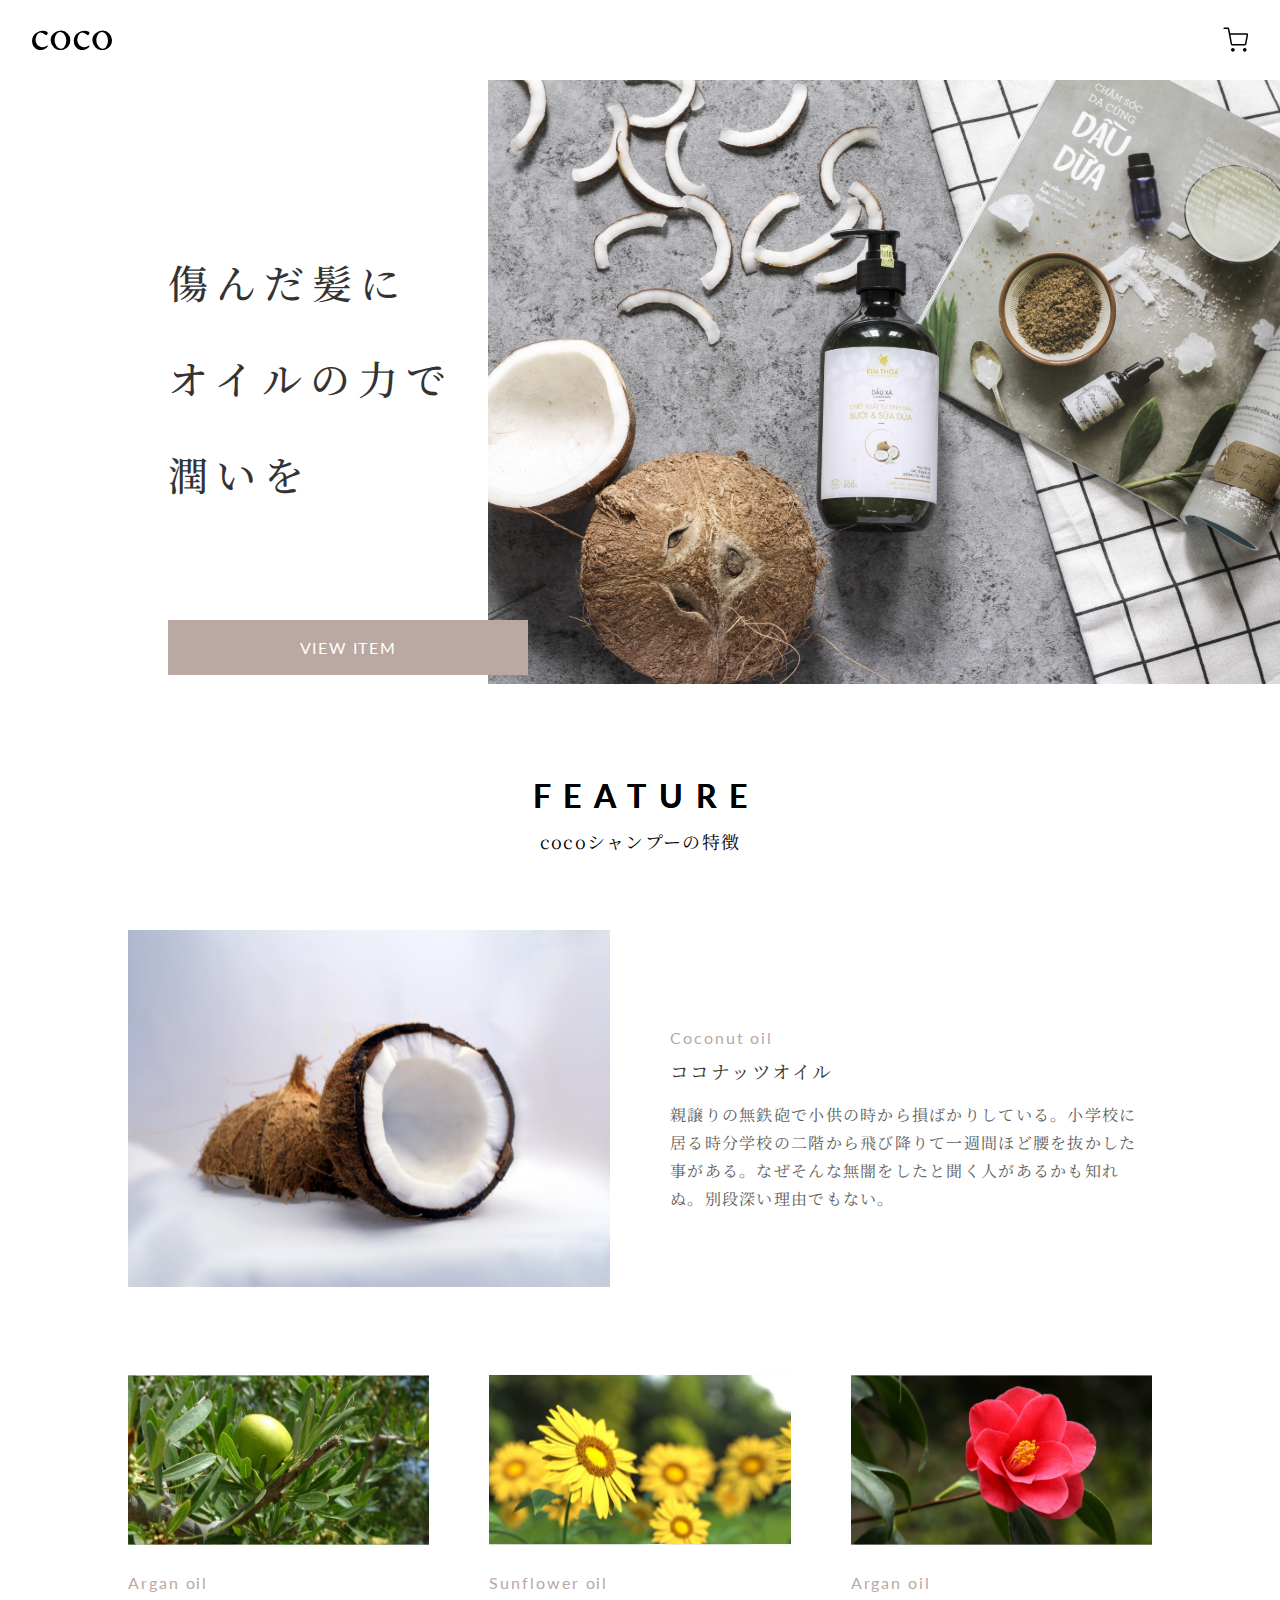
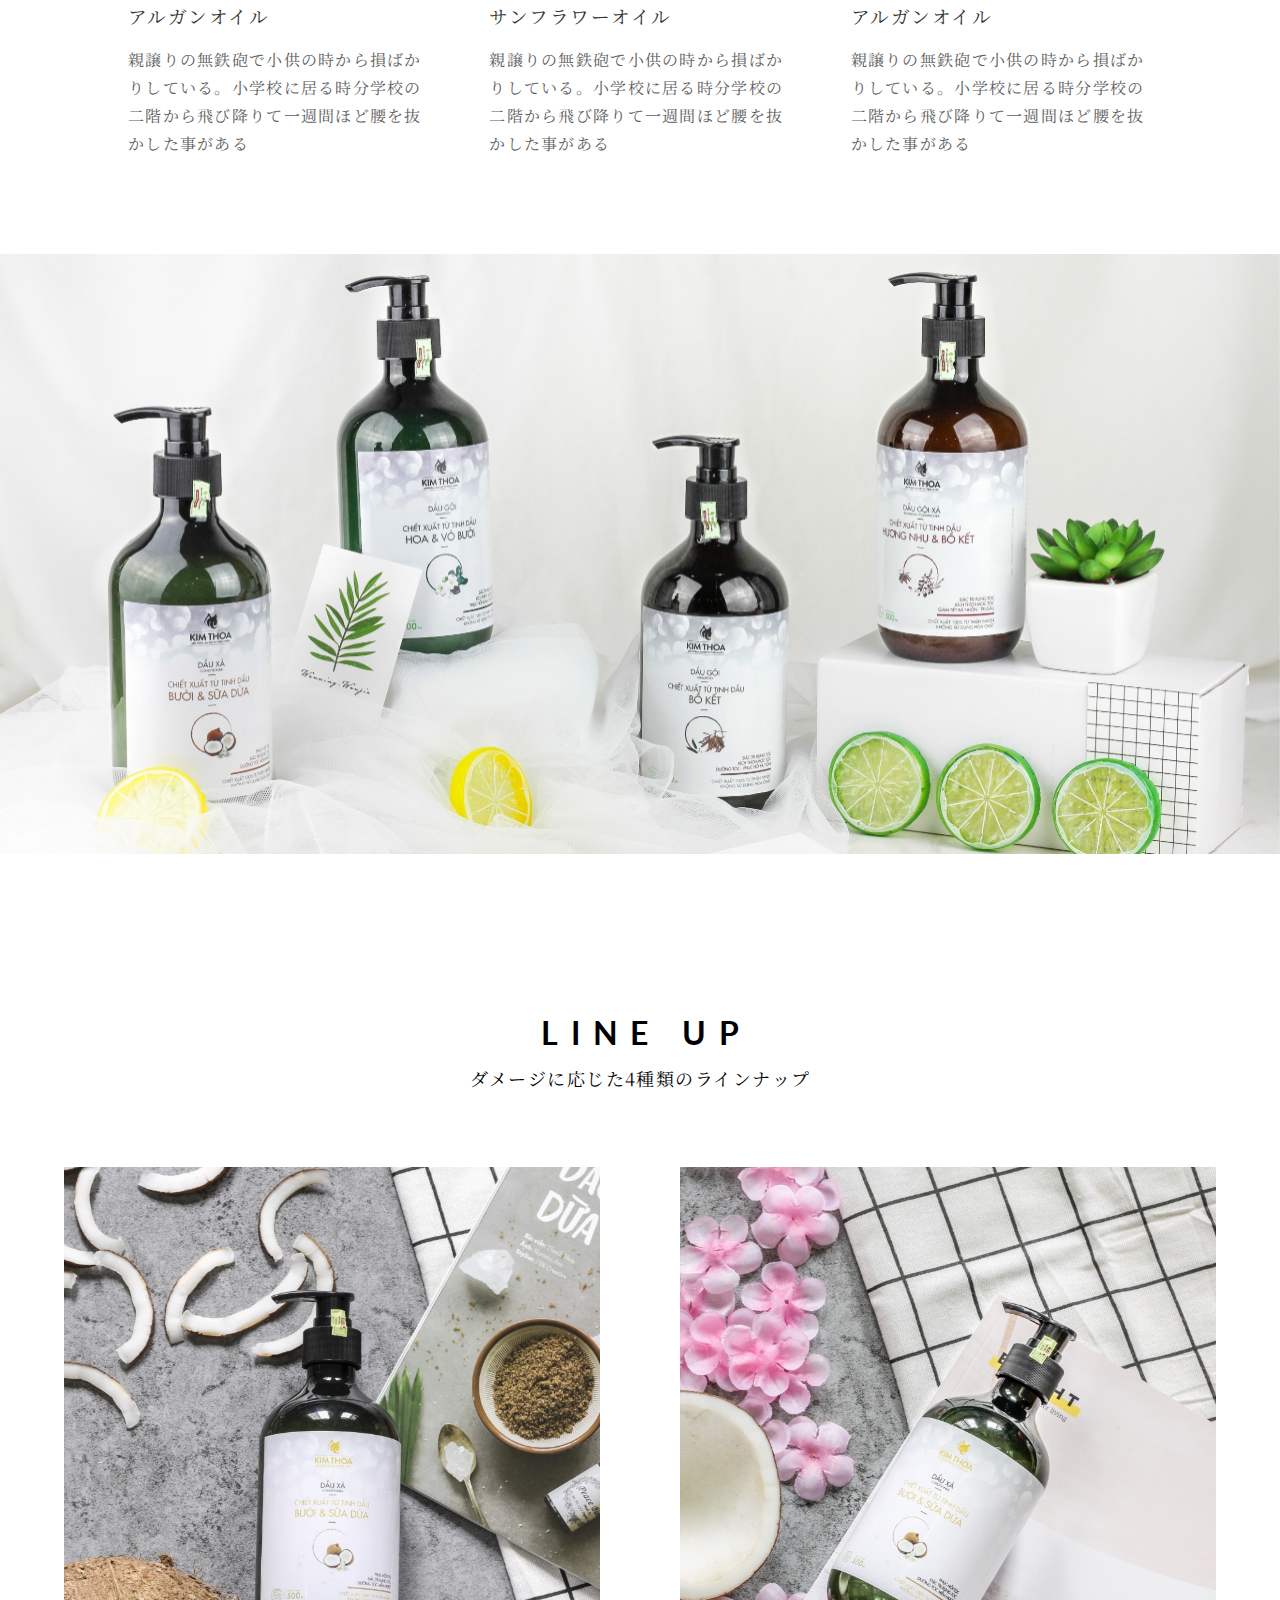
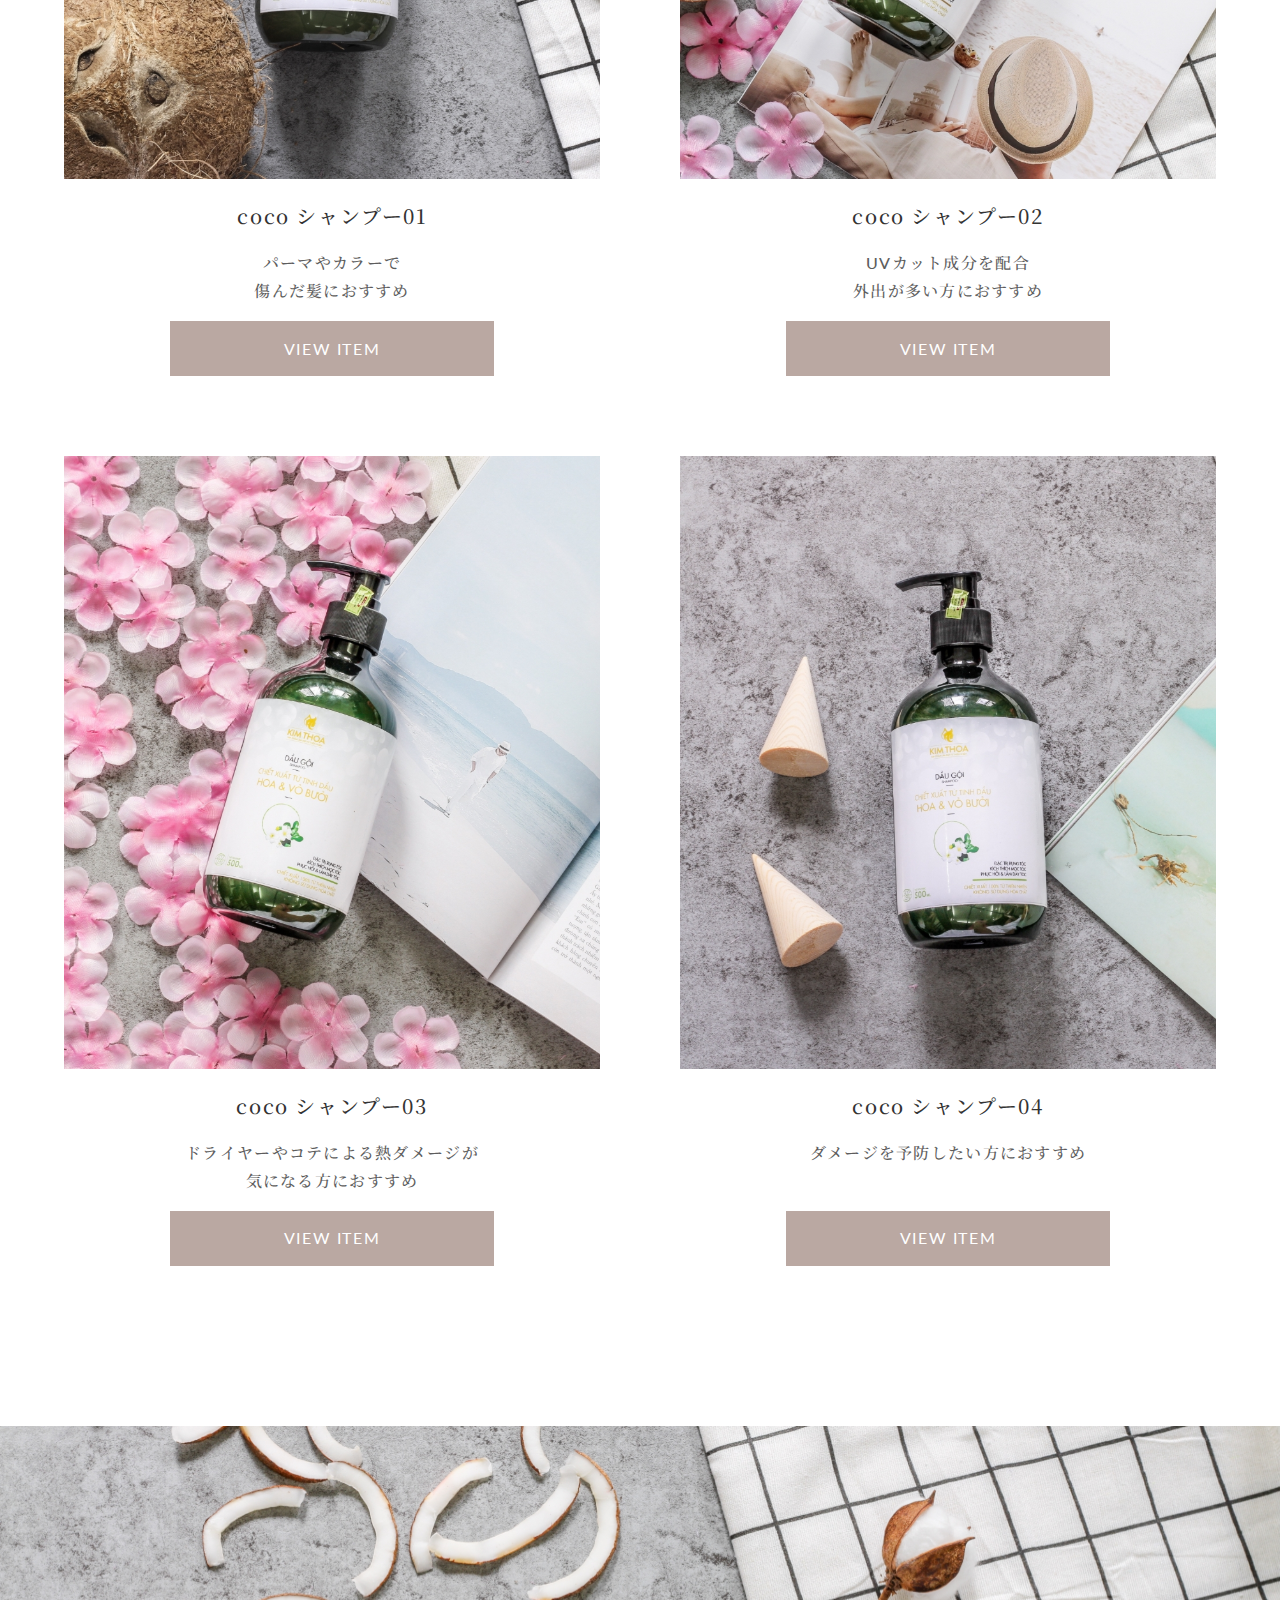
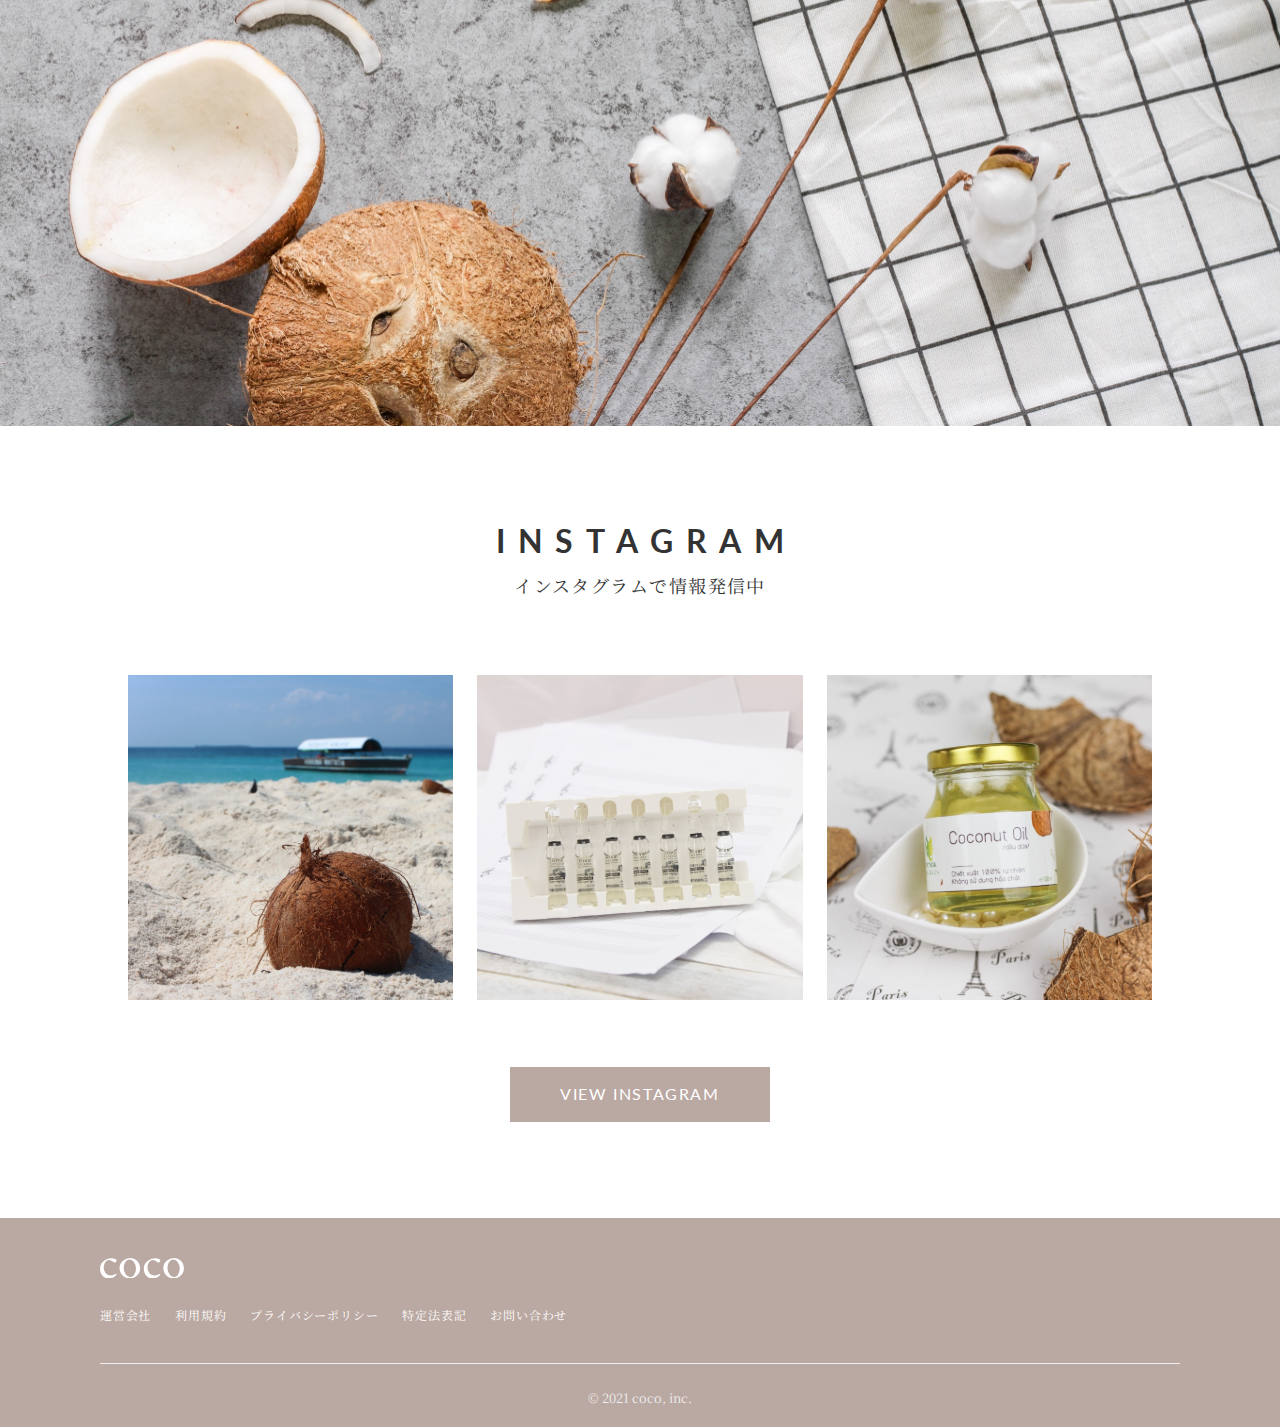
<file: shampoo-ec/top.html>
<!DOCTYPE html>
<html lang="ja">
  <head>
    <meta charset="utf-8" />
    <meta name="viewport" content="width=device-width,initial-scale=1" />
    <title>coco</title>
    <meta name="description" content="shampoo-ec" />
    <meta name="format-detection" content="telephone=no" />

    <!-- favicon/webclipicon -->
    <link rel="icon" href="favicon.ico" />
    <link rel="icon" href="favicon.svg" type="image/svg+xml" />
    <link rel="apple-touch-icon" href="webclip.png" />

    <!-- ogp -->
    <meta property="og:site_name" content="shampoo-ec" />
    <meta property="og:url" content="https://moshashugyo.com/" />
    <meta property="og:type" content="website" />
    <meta property="og:title" content="shampoo-ec" />
    <meta property="og:description" content="shampoo-ec" />
    <meta property="og:image" content="img/top_img/bg-instagram-sp.svg" />
    <meta property="og:locale" content="ja_JP" />
    <!-- <meta property="fb:app_id" content="AppID"> -->
    <meta name="twitter:card" content="summary_large_image" />
    <!-- <meta name="twitter:site" content="@moshamusha2010" /> -->
    <meta name="twitter:description" content="shampoo-ec" />
    <meta name="twitter:image:src" content="img/top_img/bg-instagram-sp.svg" />

    <!-- css -->

    <link rel="stylesheet" href="sass/style.css" />
    <link rel="preconnect" href="https://fonts.googleapis.com" />
    <link rel="preconnect" href="https://fonts.gstatic.com" crossorigin />
    <link
      href="https://fonts.googleapis.com/css2?family=Lato:wght@400;700&family=Noto+Serif+JP:wght@400;500&display=swap"
      rel="stylesheet"
    />

    <!-- js -->

    <!-- <script src="js/main.js" defer></script> -->

    <!-- 場合によって必要 -->
    <!-- <meta name="robots" content="noindex,nofollow"> -->
  </head>

  <body>
    <header class="header">
      <div class="container">
        <div class="logo-sp">
          <a href="index.html" rel="noreferrer noopener">
            <span class="visuallyhidden">ロゴ</span>
            <svg viewBox="0 0 85.05 20.8">
              <path
                d="M13-20.05a13.772,13.772,0,0,0-6.55,2.1A10.384,10.384,0,0,0,1.6-9.3,12.346,12.346,0,0,0,3.15-3.45a8.933,8.933,0,0,0,7.4,4,10.028,10.028,0,0,0,7.2-3.1A2.054,2.054,0,0,0,18.4-4c0-.25-.4-.4-.95,0A7.33,7.33,0,0,1,13-2.5,7.285,7.285,0,0,1,6.7-5.85a9.354,9.354,0,0,1-1.3-5A8.56,8.56,0,0,1,7.5-16.6a4.87,4.87,0,0,1,3.1-1.7c1.7,0,2.55.75,4.2,1.95a5.427,5.427,0,0,0,1.95.95c.2,0,1.65-1.2,1.65-2a2.257,2.257,0,0,0-.75-1.5A9.027,9.027,0,0,0,13-20.05Zm19.3-.15a11.2,11.2,0,0,0-7.4,2.75,9.646,9.646,0,0,0-3.5,7.8A11.06,11.06,0,0,0,25.1-2,10.871,10.871,0,0,0,31.75.6a9.979,9.979,0,0,0,6.2-2A10.759,10.759,0,0,0,42.3-10,10.032,10.032,0,0,0,32.3-20.2Zm-.95,1.5a6.3,6.3,0,0,1,4.2,1.95,11.543,11.543,0,0,1,2.5,7.65A11.5,11.5,0,0,1,35.8-2.5,4.58,4.58,0,0,1,32.75-.85c-2.4,0-5.25-1.8-6.5-5.55a14.976,14.976,0,0,1-.6-4.45,9.379,9.379,0,0,1,2.45-6.4A5.262,5.262,0,0,1,31.35-18.7Zm26-1.35a13.772,13.772,0,0,0-6.55,2.1A10.384,10.384,0,0,0,45.95-9.3,12.346,12.346,0,0,0,47.5-3.45a8.933,8.933,0,0,0,7.4,4,10.028,10.028,0,0,0,7.2-3.1A2.054,2.054,0,0,0,62.75-4c0-.25-.4-.4-.95,0a7.33,7.33,0,0,1-4.45,1.5,7.285,7.285,0,0,1-6.3-3.35,9.354,9.354,0,0,1-1.3-5,8.56,8.56,0,0,1,2.1-5.75,4.87,4.87,0,0,1,3.1-1.7c1.7,0,2.55.75,4.2,1.95a5.427,5.427,0,0,0,1.95.95c.2,0,1.65-1.2,1.65-2A2.257,2.257,0,0,0,62-18.9,9.027,9.027,0,0,0,57.35-20.05Zm19.3-.15a11.2,11.2,0,0,0-7.4,2.75,9.646,9.646,0,0,0-3.5,7.8A11.06,11.06,0,0,0,69.45-2,10.871,10.871,0,0,0,76.1.6a9.979,9.979,0,0,0,6.2-2A10.759,10.759,0,0,0,86.65-10,10.032,10.032,0,0,0,76.65-20.2Zm-.95,1.5a6.3,6.3,0,0,1,4.2,1.95A11.543,11.543,0,0,1,82.4-9.1a11.5,11.5,0,0,1-2.25,6.6A4.58,4.58,0,0,1,77.1-.85c-2.4,0-5.25-1.8-6.5-5.55a14.976,14.976,0,0,1-.6-4.45,9.379,9.379,0,0,1,2.45-6.4A5.262,5.262,0,0,1,75.7-18.7Z"
                transform="translate(-1.6 20.2)"
              />
            </svg>
          </a>
        </div>
        <div class="icon-cart">
          <a href="error.html" rel="noreferrer noopener">
            <span class="visuallyhidden">カート</span>
            <svg viewBox="0 0 68 68">
              <path
                fill-rule="evenodd"
                clip-rule="evenodd"
                d="M1 2.5C1 1.39543 1.89543 0.5 3 0.5H13.6803C15.1102 0.5 16.3414 1.50926 16.622 2.91142L19.2764 16.1782H64.7871C66.6734 16.1782 68.0917 17.8983 67.7321 19.7501L62.7777 45.2625C62.4126 47.1425 60.7662 48.5 58.851 48.5H24.6568C22.7347 48.5 21.0843 47.1328 20.7267 45.2442L15.6738 18.5604L12.8605 4.5H3C1.89543 4.5 1 3.60457 1 2.5ZM20.0512 20.1782L24.6568 44.5H58.851L63.5742 20.1782H20.0512Z"
              />
              <path
                d="M31.5 60.5C31.5 63.2614 29.2614 65.5 26.5 65.5C23.7386 65.5 21.5 63.2614 21.5 60.5C21.5 57.7386 23.7386 55.5 26.5 55.5C29.2614 55.5 31.5 57.7386 31.5 60.5Z"
              />
              <path
                d="M63.5 60.5C63.5 63.2614 61.2614 65.5 58.5 65.5C55.7386 65.5 53.5 63.2614 53.5 60.5C53.5 57.7386 55.7386 55.5 58.5 55.5C61.2614 55.5 63.5 57.7386 63.5 60.5Z"
              />
            </svg>
          </a>
        </div>
      </div>
    </header>
    <main class="t-main">
      <div class="top-kv">
        <div class="top-kv-img">
          <picture class="top-kv-img-pic">
            <source
              media="(max-width: 768px)"
              srcset="img/top_img/bg-top-kv.svg"
            />
            <img
              src="img/top_img/bg-top-kv 1.svg"
              width="360"
              height="200"
              alt="..."
              decoding="async"
            />
          </picture>
        </div>
        <div class="top-message-container">
          <div class="top-message">
            <p>傷んだ髪に<br>オイルの力で<br>潤いを</p>
          </div>
          <a href="#items" rel="noreferrer noopener">
            <div class="top-button">
              <span class="top-button-view">VIEW ITEM</span>
            </div>
          </a>
        </div>
      </div>
      <article class="top-article">
        <section class="features">
          <p class="feature">FEATURE</p>
          <h1 class="feature-coco">cocoシャンプーの特徴</h1>
        </section>
        <section class="oil-container">
          <section class="top-oil-img">
            <picture class="top-coconut-img-pic">
              <source
                media="(min-width: 768px)"
                srcset="img/top_img/pic-top-feature-coconut-2.svg"
              />
              <img
                src="img/top_img/pic-top-feature-coconut.svg"
                width="324"
                height="180"
                alt=""
                decoding="async"
              />
            </picture>
          </section>
          <section class="top-oil-img">
            <p class="top-sub-title">Coconut oil</p>
            <p class="top-oil-name">ココナッツオイル</p>
            <p class="top-oil-text">
              親譲りの無鉄砲で小供の時から損ばかりしている。小学校に居る時分学校の二階から飛び降りて一週間ほど腰を抜かした事がある。なぜそんな無闇をしたと聞く人があるかも知れぬ。別段深い理由でもない。
            </p>
          </section>
          <section class="top-oil-img">
            <img
              src="img/top_img/pic-top-feature-argan.svg"
              width="324"
              height="180"
              alt="..."
              decoding="async"
            />
            <p class="top-sub-title">Argan oil</p>
            <p class="top-oil-name">アルガンオイル</p>
            <p class="top-oil-text">
              親譲りの無鉄砲で小供の時から損ばかりしている。小学校に居る時分学校の二階から飛び降りて一週間ほど腰を抜かした事がある
            </p>
          </section>
          <section class="top-oil-img">
            <img
              src="img/top_img/pic-top-feature-sunflower.svg"
              width="324"
              height="180"
              alt="..."
              decoding="async"
            />
            <p class="top-sub-title">Sunflower oil</p>
            <p class="top-oil-name">サンフラワーオイル</p>
            <p class="top-oil-text">
              親譲りの無鉄砲で小供の時から損ばかりしている。小学校に居る時分学校の二階から飛び降りて一週間ほど腰を抜かした事がある
            </p>
          </section>
          <section class="top-oil-img">
            <img
              src="img/top_img/pic-top-feature-camellia.svg"
              width="324"
              height="180"
              alt="..."
              decoding="async"
            />
            <p class="top-sub-title">Argan oil</p>
            <p class="top-oil-name">アルガンオイル</p>
            <p class="top-oil-text">
              親譲りの無鉄砲で小供の時から損ばかりしている。小学校に居る時分学校の二階から飛び降りて一週間ほど腰を抜かした事がある
            </p>
          </section>
        </section>
      </article>
      <div class="lineup-allimg">
        <picture class="lineup-allimg-pic">
          <source
            media="(min-width: 768px)"
            srcset="img/top_img/bg-lineup.svg"
          />
          <img
            src="img/top_img/bg-lineup-sp.svg"
            width="360"
            height="200"
            alt="..."
            decoding="async"
          />
        </picture>
      </div>
      <article class="lineup-article">
        <section id="items" class="lineup-title">
          <p class="lineup-title1">LINE UP</p>
          <p class="lineup-title2">ダメージに応じた4種類のラインナップ</p>
        </section>
        <section class="lineup-container">
          <section class="lineup-list">
            <a href="product.html" rel="noreferrer noopener">
              <picture class="lineup-list-pic">
                <source
                  media="(min-width: 768px)"
                  srcset="img/top_img/pic-product-5.svg"
                />
                <img
                  src="img/top_img/pic-product.svg"
                  width="360"
                  height="200"
                  alt="..."
                  decoding="async"
                />
              </picture>
            </a>
            <p class="lineup-list-title">coco シャンプー01</p>
            <p class="lineup-list-text">パーマやカラーで</p>
            <p class="lineup-list-text">傷んだ髪におすすめ</p>
            <a href="product.html" rel="noreferrer noopener">
              <div class="top-button">
                <span class="top-button-view">VIEW ITEM</span>
              </div>
            </a>
          </section>
          <section class="lineup-list">
            <a href="product.html#related-titles" rel="noreferrer noopener">
              <picture class="lineup-list-pic">
                <source
                  media="(min-width: 768px)"
                  srcset="img/top_img/pic-product02-1.svg"
                />
                <img
                  src="img/top_img/pic-product02.svg"
                  width="360"
                  height="200"
                  alt="..."
                  decoding="async"
                />
              </picture>
            </a>
            <p class="lineup-list-title">coco シャンプー02</p>
            <p class="lineup-list-text">UVカット成分を配合</p>
            <p class="lineup-list-text">外出が多い方におすすめ</p>
            <a href="product.html#related-titles" rel="noreferrer noopener">
              <div class="top-button">
                <span class="top-button-view">VIEW ITEM</span>
              </div>
            </a>
          </section>
          <section class="lineup-list">
            <a href="product.html#related-titles" rel="noreferrer noopener">
              <picture class="lineup-list-pic">
                <source
                  media="(min-width: 768px)"
                  srcset="img/top_img/pic-product03-1.svg"
                />
                <img
                  src="img/top_img/pic-product03.svg"
                  width="360"
                  height="200"
                  alt="..."
                  decoding="async"
                />
              </picture>
            </a>
            <p class="lineup-list-title">coco シャンプー03</p>
            <p class="lineup-list-text">ドライヤーやコテによる熱ダメージが</p>
            <p class="lineup-list-text">気になる方におすすめ</p>
            <a href="product.html#related-titles" rel="noreferrer noopener">
              <div class="top-button">
                <span class="top-button-view">VIEW ITEM</span>
              </div>
            </a>
          </section>
          <section class="lineup-list">
            <a href="product.html#related-titles" rel="noreferrer noopener">
              <picture class="lineup-list-pic">
                <source
                  media="(min-width: 768px)"
                  srcset="img/top_img/pic-product04-1.svg"
                />
                <img
                  src="img/top_img/pic-product04.svg"
                  width="360"
                  height="200"
                  alt="..."
                  decoding="async"
                />
              </picture>
            </a>
            <p class="lineup-list-title">coco シャンプー04</p>
            <p class="lineup-list-text">ダメージを予防したい方におすすめ</p>
            <p class="lineup-list-text"><br /></p>
            <a href="product.html#related-titles" rel="noreferrer noopener">
              <div class="top-button">
                <span class="top-button-view">VIEW ITEM</span>
              </div>
            </a>
          </section>
        </section>
      </article>
      <div class="insta-img">
        <picture class="insta-img-pic">
          <source
            media="(min-width: 768px)"
            srcset="img/top_img/bg-instagram.svg"
          />
          <img
            src="img/top_img/bg-instagram-sp.svg"
            width="360"
            height="200"
            alt="..."
            decoding="async"
          />
        </picture>
      </div>
      <article class="insta-article">
        <section class="insta-title">
          <p class="insta-title1">INSTAGRAM</p>
          <p class="insta-title2">インスタグラムで情報発信中</p>
        </section>
        <section class="insta-img-posts">
          <a
            class="insta-img-link"
            href="https://www.instagram.com/"
            target="_blank"
            rel="noreferrer noopener"
          >
            <picture class="insta-img-posts-pic">
              <source
                media="(min-width: 768px)"
                srcset="img/top_img/pic-top-instagram-post-bg.svg"
              />
              <img
                src="img/top_img/pic-top-instagram-post.svg"
                width="102"
                height="102"
                alt="..."
                decoding="async"
              />
            </picture>
          </a>
          <a
            class="insta-img-link"
            href="https://www.instagram.com/"
            target="_blank"
            rel="noreferrer noopener"
          >
            <picture class="insta-img-posts-pic">
              <source
                media="(min-width: 768px)"
                srcset="img/top_img/pic-top-instagram-post02-bg.svg"
              />
              <img
                src="img/top_img/pic-top-instagram-post02.svg"
                width="102"
                height="102"
                alt="..."
                decoding="async"
              />
            </picture>
          </a>
          <a
            class="insta-img-link"
            href="https://www.instagram.com/"
            target="_blank"
            rel="noreferrer noopener"
          >
            <picture class="insta-img-posts-pic">
              <source
                media="(min-width: 768px)"
                srcset="img/top_img/pic-top-instagram-post03-bg.svg"
              />
              <img
                src="img/top_img/pic-top-instagram-post03.svg"
                width="102"
                height="102"
                alt="..."
                decoding="async"
              />
            </picture>
          </a>
        </section>
        <a
          href="https://www.instagram.com/"
          target="_blank"
          rel="noreferrer noopener"
        >
          <div class="insta-button">
            <span class="insta-button-view">VIEW INSTAGRAM</span>
          </div>
        </a>
      </article>
    </main>
    <footer class="footer">
      <div class="footer-inner">
        <div class="footer-logo">
          <a href="index.html" rel="noreferrer noopener">
            <span class="visuallyhidden">ロゴ</span>
            <svg viewBox="0 0 85.05 20.8">
              <path
                d="M13-20.05a13.772,13.772,0,0,0-6.55,2.1A10.384,10.384,0,0,0,1.6-9.3,12.346,12.346,0,0,0,3.15-3.45a8.933,8.933,0,0,0,7.4,4,10.028,10.028,0,0,0,7.2-3.1A2.054,2.054,0,0,0,18.4-4c0-.25-.4-.4-.95,0A7.33,7.33,0,0,1,13-2.5,7.285,7.285,0,0,1,6.7-5.85a9.354,9.354,0,0,1-1.3-5A8.56,8.56,0,0,1,7.5-16.6a4.87,4.87,0,0,1,3.1-1.7c1.7,0,2.55.75,4.2,1.95a5.427,5.427,0,0,0,1.95.95c.2,0,1.65-1.2,1.65-2a2.257,2.257,0,0,0-.75-1.5A9.027,9.027,0,0,0,13-20.05Zm19.3-.15a11.2,11.2,0,0,0-7.4,2.75,9.646,9.646,0,0,0-3.5,7.8A11.06,11.06,0,0,0,25.1-2,10.871,10.871,0,0,0,31.75.6a9.979,9.979,0,0,0,6.2-2A10.759,10.759,0,0,0,42.3-10,10.032,10.032,0,0,0,32.3-20.2Zm-.95,1.5a6.3,6.3,0,0,1,4.2,1.95,11.543,11.543,0,0,1,2.5,7.65A11.5,11.5,0,0,1,35.8-2.5,4.58,4.58,0,0,1,32.75-.85c-2.4,0-5.25-1.8-6.5-5.55a14.976,14.976,0,0,1-.6-4.45,9.379,9.379,0,0,1,2.45-6.4A5.262,5.262,0,0,1,31.35-18.7Zm26-1.35a13.772,13.772,0,0,0-6.55,2.1A10.384,10.384,0,0,0,45.95-9.3,12.346,12.346,0,0,0,47.5-3.45a8.933,8.933,0,0,0,7.4,4,10.028,10.028,0,0,0,7.2-3.1A2.054,2.054,0,0,0,62.75-4c0-.25-.4-.4-.95,0a7.33,7.33,0,0,1-4.45,1.5,7.285,7.285,0,0,1-6.3-3.35,9.354,9.354,0,0,1-1.3-5,8.56,8.56,0,0,1,2.1-5.75,4.87,4.87,0,0,1,3.1-1.7c1.7,0,2.55.75,4.2,1.95a5.427,5.427,0,0,0,1.95.95c.2,0,1.65-1.2,1.65-2A2.257,2.257,0,0,0,62-18.9,9.027,9.027,0,0,0,57.35-20.05Zm19.3-.15a11.2,11.2,0,0,0-7.4,2.75,9.646,9.646,0,0,0-3.5,7.8A11.06,11.06,0,0,0,69.45-2,10.871,10.871,0,0,0,76.1.6a9.979,9.979,0,0,0,6.2-2A10.759,10.759,0,0,0,86.65-10,10.032,10.032,0,0,0,76.65-20.2Zm-.95,1.5a6.3,6.3,0,0,1,4.2,1.95A11.543,11.543,0,0,1,82.4-9.1a11.5,11.5,0,0,1-2.25,6.6A4.58,4.58,0,0,1,77.1-.85c-2.4,0-5.25-1.8-6.5-5.55a14.976,14.976,0,0,1-.6-4.45,9.379,9.379,0,0,1,2.45-6.4A5.262,5.262,0,0,1,75.7-18.7Z"
                transform="translate(-1.6 20.2)"
              />
            </svg>
          </a>
        </div>
        <div class="footer-nav">
          <ul class="footer-list">
            <li class="footer-info1">
              <a
                href="https://www.google.com/"
                target="_blank"
                rel="noreferrer noopener"
              >
                運営会社
              </a>
            </li>
            <li class="footer-info2">
              <a
                href="https://www.google.com/"
                target="_blank"
                rel="noreferrer noopener"
              >
                利用規約
              </a>
            </li>
            <li class="footer-info3">
              <a
                href="https://www.google.com/"
                target="_blank"
                rel="noreferrer noopener"
              >
                プライバシーポリシー
              </a>
            </li>
            <li class="footer-info4">
              <a
                href="https://www.google.com/"
                target="_blank"
                rel="noreferrer noopener"
              >
                特定法表記
              </a>
            </li>
            <li class="footer-info5">
              <a
                href="https://www.google.com/"
                target="_blank"
                rel="noreferrer noopener"
              >
                お問い合わせ
              </a>
            </li>
          </ul>
        </div>
        <div class="footer-border"></div>
        <small class="footer-small">© 2021 coco, inc.</small>
      </div>
    </footer>
  </body>
</html>
</file>
<file: shampoo-ec/sass/style.css>
@charset "UTF-8";
/* resset.dev 窶｢ v5.0.2 */
/* # =================================================================
   # Global selectors
   # ================================================================= */
html {
  box-sizing: border-box;
  -webkit-text-size-adjust: 100%; /* Prevent adjustments of font size after orientation changes in iOS */
  word-break: normal;
  -moz-tab-size: 4;
  -o-tab-size: 4;
     tab-size: 4;
}

*,
::before,
::after {
  background-repeat: no-repeat; /* Set `background-repeat: no-repeat` to all elements and pseudo elements */
  box-sizing: inherit;
}

::before,
::after {
  text-decoration: inherit; /* Inherit text-decoration and vertical align to ::before and ::after pseudo elements */
  vertical-align: inherit;
}

* {
  padding: 0; /* Reset `padding` and `margin` of all elements */
  margin: 0;
}

/* # =================================================================
     # General elements
     # ================================================================= */
hr {
  overflow: visible; /* Show the overflow in Edge and IE */
  height: 0; /* Add the correct box sizing in Firefox */
  color: inherit; /* Correct border color in Firefox. */
}

details,
main {
  display: block; /* Render the `main` element consistently in IE. */
}

summary {
  display: list-item; /* Add the correct display in all browsers */
}

small {
  font-size: 80%; /* Set font-size to 80% in `small` elements */
}

[hidden] {
  display: none; /* Add the correct display in IE */
}

abbr[title] {
  border-bottom: none; /* Remove the bottom border in Chrome 57 */
  /* Add the correct text decoration in Chrome, Edge, IE, Opera, and Safari */
  text-decoration: underline;
  -webkit-text-decoration: underline dotted;
          text-decoration: underline dotted;
}

a {
  background-color: transparent; /* Remove the gray background on active links in IE 10 */
}

a:active,
a:hover {
  outline-width: 0; /* Remove the outline when hovering in all browsers */
}

code,
kbd,
pre,
samp {
  font-family: monospace, monospace; /* Specify the font family of code elements */
}

pre {
  font-size: 1em; /* Correct the odd `em` font sizing in all browsers */
}

b,
strong {
  font-weight: bolder; /* Add the correct font weight in Chrome, Edge, and Safari */
}

/* https://gist.github.com/unruthless/413930 */
sub,
sup {
  font-size: 75%;
  line-height: 0;
  position: relative;
  vertical-align: baseline;
}

sub {
  bottom: -0.25em;
}

sup {
  top: -0.5em;
}

table {
  border-color: inherit; /* Correct border color in all Chrome, Edge, and Safari. */
  text-indent: 0; /* Remove text indentation in Chrome, Edge, and Safari */
}

iframe {
  border-style: none;
}

/* # =================================================================
     # Forms
     # ================================================================= */
input {
  border-radius: 0;
}

[type=number]::-webkit-inner-spin-button,
[type=number]::-webkit-outer-spin-button {
  height: auto; /* Correct the cursor style of increment and decrement buttons in Chrome */
}

[type=search] {
  -webkit-appearance: textfield; /* Correct the odd appearance in Chrome and Safari */
  outline-offset: -2px; /* Correct the outline style in Safari */
}

[type=search]::-webkit-search-decoration {
  -webkit-appearance: none; /* Remove the inner padding in Chrome and Safari on macOS */
}

textarea {
  overflow: auto; /* Internet Explorer 11+ */
  resize: vertical; /* Specify textarea resizability */
}

button,
input,
optgroup,
select,
textarea {
  font: inherit; /* Specify font inheritance of form elements */
}

optgroup {
  font-weight: bold; /* Restore the font weight unset by the previous rule */
}

button {
  overflow: visible; /* Address `overflow` set to `hidden` in IE 8/9/10/11 */
}

button,
select {
  text-transform: none; /* Firefox 40+, Internet Explorer 11- */
}

/* Apply cursor pointer to button elements */
button,
[type=button],
[type=reset],
[type=submit],
[role=button] {
  cursor: pointer;
}

/* Remove inner padding and border in Firefox 4+ */
button::-moz-focus-inner,
[type=button]::-moz-focus-inner,
[type=reset]::-moz-focus-inner,
[type=submit]::-moz-focus-inner {
  border-style: none;
  padding: 0;
}

/* Replace focus style removed in the border reset above */
button:-moz-focusring,
[type=button]::-moz-focus-inner,
[type=reset]::-moz-focus-inner,
[type=submit]::-moz-focus-inner {
  outline: 1px dotted ButtonText;
}

button,
html [type=button],
[type=reset],
[type=submit] {
  -webkit-appearance: button; /* Correct the inability to style clickable types in iOS */
}

/* Remove the default button styling in all browsers */
button,
input,
select,
textarea {
  background-color: transparent;
  border-style: none;
}

a:focus,
button:focus,
input:focus,
select:focus,
textarea:focus {
  outline-width: 0;
}

/* Style select like a standard input */
select {
  -moz-appearance: none; /* Firefox 36+ */
  -webkit-appearance: none; /* Chrome 41+ */
}

select::-ms-expand {
  display: none; /* Internet Explorer 11+ */
}

select::-ms-value {
  color: currentColor; /* Internet Explorer 11+ */
}

legend {
  border: 0; /* Correct `color` not being inherited in IE 8/9/10/11 */
  color: inherit; /* Correct the color inheritance from `fieldset` elements in IE */
  display: table; /* Correct the text wrapping in Edge and IE */
  max-width: 100%; /* Correct the text wrapping in Edge and IE */
  white-space: normal; /* Correct the text wrapping in Edge and IE */
  max-width: 100%; /* Correct the text wrapping in Edge 18- and IE */
}

::-webkit-file-upload-button {
  /* Correct the inability to style clickable types in iOS and Safari */
  -webkit-appearance: button;
  color: inherit;
  font: inherit; /* Change font properties to `inherit` in Chrome and Safari */
}

/* Replace pointer cursor in disabled elements */
[disabled] {
  cursor: default;
}

/* # =================================================================
     # Specify media element style
     # ================================================================= */
img {
  border-style: none; /* Remove border when inside `a` element in IE 8/9/10 */
}

/* Add the correct vertical alignment in Chrome, Firefox, and Opera */
progress {
  vertical-align: baseline;
}

/* # =================================================================
     # Accessibility
     # ================================================================= */
/* Specify the progress cursor of updating elements */
[aria-busy=true] {
  cursor: progress;
}

/* Specify the pointer cursor of trigger elements */
[aria-controls] {
  cursor: pointer;
}

/* Specify the unstyled cursor of disabled, not-editable, or otherwise inoperable elements */
[aria-disabled=true] {
  cursor: default;
}

.header {
  height: 60px;
  width: 100%;
}
.header .container {
  display: flex;
  justify-content: space-between;
  height: 100%;
}
.header .logo-sp {
  margin: 21.44px 0 21.44px 19.01px;
}
.header .logo-sp svg {
  height: 17.12px;
  width: 70px;
}
.header .icon-cart {
  margin: 18.32px 19.01px 18.32px 0;
}
.header .icon-cart svg {
  height: 23.99px;
  width: 23.36px;
}
.header .icon-cart :hover {
  opacity: 0.5;
}

@media (width >= 768px) {
  .header {
    height: 80px;
    width: auto;
  }
  .header .logo-sp {
    margin: 29.6px 0 29.6px 32px;
  }
  .header .logo-sp svg {
    height: 20.8px;
    width: 80px;
  }
  .header .icon-cart {
    margin: 27.35px 32px 27.35px 0;
  }
  .header .icon-cart svg {
    height: 25.99px;
    width: 25.3px;
  }
}
.visuallyhidden {
  position: absolute;
  width: 1px;
  height: 1px;
  padding: 0;
  overflow: hidden;
  clip: rect(1px, 1px, 1px, 1px);
  -webkit-clip-path: inset(0px 0px 99.9% 99.9%);
  clip-path: inset(0px 0px 99.9% 99.9%);
  border: 0;
}

.c-main {
  width: 100%;
  text-align: center;
}
.c-main .c-title-level2 {
  display: inline-block;
  margin: 47px auto 0;
}
.c-main .c-title-level2 a {
  text-decoration: none;
}
.c-main .c-button:hover {
  opacity: 0.5;
}
.c-main .c-en {
  font-size: 20px;
  font-weight: bold;
  line-height: 1;
  letter-spacing: 0.4rem;
  color: #333333;
}
@media (width >= 768px) {
  .c-main .c-en {
    font-size: 32px;
  }
}
.c-main .c-ja {
  font-size: 14px;
  line-height: 1;
  letter-spacing: 0.08rem;
  color: #333333;
  padding-top: 16px;
}
@media (width >= 768px) {
  .c-main .c-ja {
    font-size: 18px;
  }
}
.c-main .c-button {
  background-color: #baa8a2;
  width: 260px;
  height: 55px;
  margin: 47px auto 47px;
}
@media (width >= 768px) {
  .c-main .c-button {
    width: 324px;
    margin: 86px auto 86px;
  }
}
.c-main .c-button-link {
  text-decoration: none;
}
.c-main .c-button a:hover {
  opacity: 0.5;
}
.c-main .c-view {
  font-size: 16px;
  line-height: 1;
  letter-spacing: 0.1rem;
  padding-top: 19.5px;
  color: #ffffff;
}
@media (width >= 768px) {
  .c-main .c-view {
    font-size: 18px;
  }
}

.visuallyhidden {
  position: absolute;
  width: 1px;
  height: 1px;
  padding: 0;
  overflow: hidden;
  clip: rect(1px, 1px, 1px, 1px);
  -webkit-clip-path: inset(0px 0px 99.9% 99.9%);
  clip-path: inset(0px 0px 99.9% 99.9%);
  border: 0;
}

/* ------------------------------ */
/* トップ部分 */
/* ------------------------------ */
.top-kv .top-kv-img img {
  width: 100%;
  height: auto;
  display: block;
  margin: 0 auto;
}
@media (width >= 768px) {
  .top-kv .top-message-container {
    position: relative;
    left: 40px;
    top: 156px;
  }
}
.top-kv .top-message {
  color: #333333;
  width: 175px;
  height: 156px;
  display: inline-block;
  margin: 16px 0 16px 5%;
}
@media (width >= 768px) {
  .top-kv .top-message {
    width: auto;
    height: auto;
    margin: 0;
  }
}
.top-kv .top-message p {
  font-weight: 500;
  font-size: 24px;
  line-height: 2.16;
  letter-spacing: 0.2em;
}
@media (width >= 768px) {
  .top-kv .top-message p {
    font-size: 40px;
    line-height: 2.4;
  }
}
.top-kv .top-button {
  background-color: #baa8a2;
  width: 260px;
  height: 55px;
  margin-left: 5%;
  text-align: center;
}
@media (width >= 768px) {
  .top-kv .top-button {
    width: 360px;
    margin-top: 96px;
    margin-left: 0;
  }
}
.top-kv .top-button a {
  text-decoration: none;
}
.top-kv .top-button:hover {
  opacity: 0.5;
}
.top-kv .top-button-view {
  display: inline-block;
  text-align: center;
  width: 100%;
  padding-top: 19.5px;
  font-size: 16px;
  line-height: 1;
  letter-spacing: 0.1em;
  color: #ffffff;
}

@media (width >= 768px) {
  .top-kv {
    margin-left: 10%;
    display: flex;
    flex-direction: row-reverse;
    position: relative;
  }
}
/* ------------------------------ */
/* FEATURE部分 */
/* ------------------------------ */
.top-article {
  width: 90%;
  height: auto;
  margin: 0 5%;
  padding-bottom: 96px;
}
.top-article .features {
  margin: 96px auto 0;
  text-align: center;
}
.top-article .feature {
  font-size: 20px;
  font-weight: 700;
  line-height: 1;
  letter-spacing: 0.4em;
  padding-left: 0.4em;
  text-shadow: 1px 4px 2px #dcdcdc;
}
@media (width >= 768px) {
  .top-article .feature {
    font-size: 32px;
    letter-spacing: 0.8rem;
    text-shadow: 0px 0px 0px;
  }
}
.top-article .feature-coco {
  font-family: "Noto Serif JP";
  font-size: 12px;
  font-weight: 400;
  line-height: 1;
  letter-spacing: 0.08rem;
  padding: 16px 0 48px 0;
}
@media (width >= 768px) {
  .top-article .feature-coco {
    font-size: 18px;
    padding: 20px 0 80px 0;
  }
}
.top-article .oil-container {
  display: flex;
  flex-wrap: wrap;
  gap: 48px;
  align-items: center;
}
@media (width >= 768px) {
  .top-article .oil-container {
    gap: 80px 60px;
  }
}
.top-article .top-oil-img {
  margin: 0 auto;
}
@media (width >= 768px) {
  .top-article .top-oil-img {
    width: calc(50% - 30px);
  }
}
@media (width >= 768px) {
  .top-article .top-oil-img:not(:nth-child(1), :nth-child(2)) {
    width: calc(33.3333333333% - 40px);
  }
}
.top-article .top-coconut-img-pic img {
  width: 100%;
  height: auto;
}
@media (width >= 768px) {
  .top-article .top-coconut-img-pic img {
    max-width: 540px;
  }
}
.top-article .top-oil-img img {
  width: 100%;
}
.top-article .top-sub-title {
  font-size: 14px;
  line-height: 1.75;
  letter-spacing: 0.12em;
  color: #baa8a2;
  margin: 16px 0 4px;
}
@media (width >= 768px) {
  .top-article .top-sub-title {
    font-size: 16px;
  }
}
.top-article .top-oil-name {
  font-size: 18px;
  line-height: 1.77;
  letter-spacing: 0.08em;
  color: #333333;
  margin-bottom: 12px;
}
@media (width >= 768px) {
  .top-article .top-oil-name {
    font-size: clamp(17px, 1.46vw, 20px);
    line-height: 1.75;
  }
}
.top-article .top-oil-text {
  font-size: 14px;
  line-height: 1.79;
  letter-spacing: 0.08em;
  color: #5d5d5d;
}
@media (width >= 768px) {
  .top-article .top-oil-text {
    font-size: 16px;
    line-height: 1.75;
  }
}

@media (width >= 768px) {
  .top-article {
    width: 80%;
    margin: 0 10%;
  }
}
/* ------------------------------ */
/* lineup部分 */
/* ------------------------------ */
.lineup-allimg-pic img {
  width: 100%;
  height: auto;
}

.lineup-article {
  width: 90%;
  height: auto;
  margin: 0 5%;
  padding-bottom: 96px;
}
.lineup-article .lineup-title {
  margin: 96px auto 48px;
  text-align: center;
}
@media (width >= 768px) {
  .lineup-article .lineup-title {
    margin: 160px auto 80px;
  }
}
.lineup-article .lineup-title1 {
  color: "#333333";
  font-weight: bold;
  font-size: 20px;
  line-height: 1;
  letter-spacing: 0.4em;
  padding-left: 0.4em;
}
@media (width >= 768px) {
  .lineup-article .lineup-title1 {
    font-size: 32px;
  }
}
.lineup-article .lineup-title2 {
  font-family: "Noto Serif JP";
  color: "#333333";
  font-size: 14px;
  line-height: 1;
  letter-spacing: 0.08em;
  padding-top: 16px;
}
@media (width >= 768px) {
  .lineup-article .lineup-title2 {
    font-size: 18px;
    padding-top: 20px;
  }
}
.lineup-article .lineup-container {
  display: grid;
  grid-template-columns: repeat(1, 1fr);
  gap: 48px;
}
@media (width >= 768px) {
  .lineup-article .lineup-container {
    grid-template-columns: repeat(2, 1fr);
    gap: 80px;
  }
}
.lineup-article .lineup-list {
  text-align: center;
}
.lineup-article .lineup-list-pic img {
  width: 100%;
  height: auto;
  transition: 0.3s;
}
.lineup-article .lineup-list-pic:hover img {
  transform: scale(1.05);
}
.lineup-article .lineup-list-title {
  font-family: "Noto Serif JP";
  color: #333333;
  font-size: 18px;
  font-weight: 500;
  line-height: 1.75;
  letter-spacing: 0.08em;
  padding: 16px 0 16px 0;
}
@media (width >= 768px) {
  .lineup-article .lineup-list-title {
    font-size: 20px;
  }
}
.lineup-article .lineup-list-text {
  color: #5d5d5d;
  font-size: 14px;
  font-weight: 500;
  line-height: 1.78;
  letter-spacing: 0.08em;
}
@media (width >= 768px) {
  .lineup-article .lineup-list-text {
    font-size: 16px;
    line-height: 1.75;
  }
}
.lineup-article .top-button {
  background-color: #baa8a2;
  width: 260px;
  height: 55px;
  margin: 16px auto 0;
  text-align: center;
}
@media (width >= 768px) {
  .lineup-article .top-button {
    width: 26.35vw;
    max-width: 324px;
  }
}
.lineup-article .top-button:hover {
  opacity: 0.5;
}
.lineup-article .top-button a {
  text-decoration: none;
}
.lineup-article .top-button-view {
  display: inline-block;
  text-align: center;
  width: 100%;
  padding-top: 19.5px;
  font-size: 16px;
  line-height: 1;
  letter-spacing: 0.1rem;
  color: #ffffff;
}

@media (width >= 768px) {
  .lineup-article {
    padding-bottom: 160px;
  }
}
/* ------------------------------ */
/* INSTAGRAM部分 */
/* ------------------------------ */
.insta-img img {
  width: 100%;
  height: auto;
}

.insta-article {
  margin: 0 5%;
  padding: 96px 0;
}
.insta-article .insta-title {
  text-align: center;
}
.insta-article .insta-title1 {
  color: #333333;
  font-size: 20px;
  font-weight: bold;
  line-height: 1;
  letter-spacing: 0.4em;
  padding-left: 0.4em;
  margin-bottom: 16px;
}
@media (width >= 768px) {
  .insta-article .insta-title1 {
    font-size: 32px;
    margin-bottom: 20px;
  }
}
.insta-article .insta-title2 {
  color: #333333;
  font-size: 14px;
  font-weight: 400;
  line-height: 1;
  letter-spacing: 0.08em;
  margin-bottom: 48px;
}
@media (width >= 768px) {
  .insta-article .insta-title2 {
    font-size: 18px;
    margin-bottom: 80px;
  }
}
.insta-article .insta-img-posts {
  display: flex;
  gap: 9px;
  width: 100%;
  height: 100%;
  justify-content: center;
}
@media (width >= 768px) {
  .insta-article .insta-img-posts {
    gap: 24px;
  }
}
.insta-article .insta-img-link img {
  transition: 0.3s;
}
.insta-article .insta-img-link:hover img {
  transform: scale(0.95);
}
.insta-article .insta-img-posts img {
  width: 100%;
  height: auto;
  margin-bottom: 48px;
}
.insta-article .insta-button {
  background-color: #baa8a2;
  width: 260px;
  height: 55px;
  margin: 16px auto 0;
  text-align: center;
}
.insta-article .insta-button:hover {
  opacity: 0.5;
}
.insta-article .insta-button a {
  text-decoration: none;
}
.insta-article .insta-button-view {
  display: inline-block;
  text-align: center;
  width: 100%;
  padding-top: 19.5px;
  font-size: 16px;
  line-height: 1;
  letter-spacing: 0.1rem;
  color: #ffffff;
}

@media (width >= 768px) {
  .insta-article {
    width: 80%;
    margin: 0 10%;
  }
}
/* ------------------------------ */
/* トップ部分 */
/* ------------------------------ */
.pro-img-pic img {
  width: 100%;
  height: auto;
}

.pro-shampoo {
  display: flex;
  flex-flow: column;
  gap: 16px;
  width: 90%;
  height: auto;
  margin: 0 5%;
  padding: 96px 0;
}
.pro-shampoo .pro-shampoo-container {
  width: 100%;
  height: auto;
}
.pro-shampoo .pro-shampoo-img-pic img {
  width: 100%;
  height: 100%;
  transition: 0.3s;
}
.pro-shampoo .pro-shampoo-img-pic:hover img {
  transform: scale(1.05);
}
@media (width >= 768px) {
  .pro-shampoo .pro-shampoo-img-pic img {
    width: 29.13vw;
    height: 100%;
  }
}
.pro-shampoo .pro-shampoo-title {
  font-family: "Noto Serif JP";
  color: #333333;
  font-weight: 500;
  font-size: 22px;
  line-height: 1.72;
  letter-spacing: 0.08em;
  padding-bottom: 16px;
}
@media (width >= 768px) {
  .pro-shampoo .pro-shampoo-title {
    font-size: 26px;
    line-height: 1.73;
    padding-bottom: 24px;
  }
}
.pro-shampoo .pro-shampoo-text {
  color: #5d5d5d;
  font-weight: 500;
  font-size: 14px;
  line-height: 1.78;
  letter-spacing: 0.08em;
}
@media (width >= 768px) {
  .pro-shampoo .pro-shampoo-text {
    font-size: clamp(10px, 1.17vw, 16px);
    line-height: 1.75;
    max-width: 386px;
  }
}
.pro-shampoo .pro-shampoo-button {
  background-color: #baa8a2;
  width: 72.22vw;
  max-width: 260px;
  height: 55px;
  margin: 16px auto 0;
  text-align: center;
}
@media (width >= 768px) {
  .pro-shampoo .pro-shampoo-button {
    background-color: #baa8a2;
    width: 72.22vw;
    max-width: 260px;
    height: 55px;
    margin: 16px 0 0;
  }
}
.pro-shampoo .pro-shampoo-button:hover {
  opacity: 0.5;
}
.pro-shampoo .pro-shampoo-button a {
  text-decoration: none;
}
.pro-shampoo .pro-shampoo-button-view {
  display: inline-block;
  text-align: center;
  width: 100%;
  padding-top: 19.5px;
  font-size: 16px;
  line-height: 1;
  letter-spacing: 0.08rem;
  color: #ffffff;
}

@media (width >= 768px) {
  .pro-shampoo {
    width: 65%;
    flex-flow: row;
    margin: 0 17.5%;
    gap: 80px;
    padding: 160px 0;
  }
}
/* ------------------------------ */
/* 関連商品部分 */
/* ------------------------------ */
.related {
  width: 100%;
  height: 100%;
  padding: 96px 0;
  background-color: rgba(186, 168, 162, 0.15);
}
.related .related-titles {
  display: flex;
  justify-content: center;
  flex-direction: column;
  margin: 0 auto;
  width: 164px;
  height: 94px;
  text-align: center;
}
@media (width >= 768px) {
  .related .related-titles {
    flex-direction: row;
    flex-wrap: wrap;
    width: 510px;
    height: 70px;
  }
}
.related .related-title1 {
  color: #333333;
  font-weight: bold;
  font-size: 20px;
  line-height: 1.6;
  letter-spacing: 0.4em;
}
@media (width >= 768px) {
  .related .related-title1 {
    width: 100%;
  }
}
.related .related-title2 {
  color: #333333;
  font-weight: 400;
  font-size: 14px;
  line-height: 1;
  letter-spacing: 0.08em;
}
.related .related-container {
  width: 90%;
  height: auto;
  margin: 48px 5% 0;
  display: flex;
  flex-direction: column;
  gap: 48px;
}
@media (width >= 768px) {
  .related .related-container {
    width: 80%;
    height: auto;
    margin: 80px 10% 0;
    flex-wrap: wrap;
    flex-direction: row;
    gap: 80px;
  }
}
.related .related-list-1,
.related .related-list-2,
.related .related-list-3 {
  text-align: center;
}
@media (width >= 768px) {
  .related .related-list-1,
.related .related-list-2,
.related .related-list-3 {
    width: calc(33.3333333333% - 53.3333333333px);
  }
}
.related .related-list-1 img,
.related .related-list-2 img,
.related .related-list-3 img {
  width: 90vw;
  transition: 0.3s;
}
.related .related-list-link1:hover img,
.related .related-list-link2:hover img,
.related .related-list-link3:hover img {
  transform: scale(1.05);
}
@media (width >= 768px) {
  .related .related-list-1 img,
.related .related-list-2 img,
.related .related-list-3 img {
    width: 100%;
  }
}
@media (width >= 768px) {
  .related .related-list-1 {
    order: 1;
  }
}
@media (width >= 768px) {
  .related .related-list-3 {
    order: 2;
  }
}
.related .related-name {
  font-family: "Noto Serif JP";
  color: #333333;
  font-weight: 500;
  font-size: 18px;
  line-height: 1.75;
  letter-spacing: 0.08em;
  padding-top: 16px;
}
@media (width >= 768px) {
  .related .related-name {
    font-size: 20px;
  }
}
.related .related-text {
  font-family: "Noto Serif JP";
  color: #5d5d5d;
  font-weight: 500;
  font-size: 14px;
  line-height: 1.78;
  letter-spacing: 0.08em;
  width: 100%;
  height: auto;
  margin: 0 auto;
}
@media (width >= 768px) {
  .related .related-text {
    font-size: clamp(14px, 1.17vw, 16px);
    line-height: 1.75;
    width: 100%;
  }
}
.related .related-button {
  background-color: #baa8a2;
  width: 80%;
  max-width: 260px;
  height: 55px;
  margin: 16px auto 0;
  text-align: center;
}
@media (width >= 768px) {
  .related .related-button {
    width: 90%;
  }
}
.related .related-button:hover {
  opacity: 0.5;
}
.related .related-button a {
  text-decoration: none;
}
.related .related-button-view {
  display: inline-block;
  text-align: center;
  width: 100%;
  padding-top: 19.5px;
  font-size: clamp(12px, 4.44vw, 16px);
  line-height: 1;
  letter-spacing: 0.1rem;
  color: #ffffff;
}
@media (width >= 768px) {
  .related .related-button-view {
    font-size: clamp(14px, 1.32vw, 18px);
  }
}

@media (width >= 768px) {
  .related {
    padding: 160px 0;
  }
}
.error-img-pic img {
  width: 100%;
  height: auto;
}

.error-container {
  padding: 96px 0;
  width: 90%;
  margin: 0 5%;
}
.error-container .error-inner {
  text-align: center;
}
@media (width >= 768px) {
  .error-container .error-inner {
    max-width: 525px;
    margin: 0 auto;
  }
}
.error-container .error-title {
  color: #333333;
  font-size: 20px;
  font-weight: bold;
  line-height: 1;
  letter-spacing: 0.4rem;
  margin-bottom: 16px;
}
@media (width >= 768px) {
  .error-container .error-title {
    font-size: 36px;
    letter-spacing: 0.8rem;
  }
}
.error-container .error-text1 {
  color: #333333;
  font-size: 14px;
  font-weight: 400;
  line-height: 1.78;
  letter-spacing: 0.08rem;
  margin-bottom: 40px;
}
@media (width >= 768px) {
  .error-container .error-text1 {
    font-size: 18px;
    line-height: 1.75;
  }
}
.error-container .error-text2 {
  color: #333333;
  font-size: 14px;
  font-weight: 400;
  line-height: 1.78;
  letter-spacing: 0.08rem;
  margin-bottom: 40px;
}
@media (width >= 768px) {
  .error-container .error-text2 {
    font-size: 16px;
    line-height: 1.75;
  }
}
@media (width >= 768px) {
  .error-container .error-text2 span {
    display: inline-block;
  }
}
.error-container .error-button {
  background-color: #baa8a2;
  width: 80%;
  max-width: 260px;
  height: 55px;
  margin: 0 auto;
}
@media (width >= 768px) {
  .error-container .error-button {
    max-width: 324px;
  }
}
.error-container .error-button:hover {
  opacity: 0.5;
}
.error-container .error-button a {
  text-decoration: none;
}
.error-container .error-button-view {
  display: inline-block;
  text-align: center;
  width: 100%;
  padding-top: 19.5px;
  font-size: 16px;
  line-height: 1;
  letter-spacing: 0.1em;
  color: #ffffff;
}

@media (width >= 768px) {
  .error-container {
    padding: 160px 0;
    width: 68%;
    margin: 0 16%;
  }
}
.footer {
  width: 100%;
  background-color: #baa8a2;
  padding: 40px 0 20px 0;
}
.footer .footer-inner {
  width: 90%;
  height: 100%;
  margin: 0 auto;
}
@media (width >= 768px) {
  .footer .footer-inner {
    max-width: 1080px;
  }
}
.footer .footer-logo {
  width: 84px;
  height: 20.01px;
  margin: 0 auto 28px;
}
@media (width >= 768px) {
  .footer .footer-logo {
    display: inline-block;
    margin-left: auto;
  }
}
.footer .footer-logo svg {
  fill: #ffffff;
}
.footer .footer-nav {
  list-style: none;
  width: 263px;
  height: 36px;
  margin: 0 auto 20px;
  display: flex;
  flex-wrap: wrap;
  gap: 12px 16px;
}
@media (width >= 768px) {
  .footer .footer-nav {
    width: auto;
    height: auto;
    margin: 0 auto 40px;
  }
}
.footer .footer-list {
  display: flex;
  flex-wrap: wrap;
  list-style: none;
  font-size: 12px;
  letter-spacing: 0.05rem;
}
.footer .footer-info1 a {
  padding-right: 16px;
  text-decoration: none;
  color: #ffffff;
}
@media (width >= 768px) {
  .footer .footer-info1 a {
    padding-right: 24px;
  }
}
.footer .footer-info1 a:hover {
  opacity: 0.5;
}
.footer .footer-info2 a {
  padding-right: 16px;
  text-decoration: none;
  color: #ffffff;
}
@media (width >= 768px) {
  .footer .footer-info2 a {
    padding-right: 24px;
  }
}
.footer .footer-info2 a:hover {
  opacity: 0.5;
}
.footer .footer-info3 a {
  text-decoration: none;
  color: #ffffff;
}
@media (width >= 768px) {
  .footer .footer-info3 a {
    padding-right: 24px;
  }
}
.footer .footer-info3 a:hover {
  opacity: 0.5;
}
.footer .footer-info4 a {
  margin: 12px 16px 0px 53px;
  text-decoration: none;
  color: #ffffff;
}
@media (width >= 768px) {
  .footer .footer-info4 a {
    padding-right: 24px;
    margin: 0;
  }
}
.footer .footer-info4 a:hover {
  opacity: 0.5;
}
.footer .footer-info5 a {
  text-decoration: none;
  color: #ffffff;
}
.footer .footer-info5 a:hover {
  opacity: 0.5;
}
.footer .footer-border {
  border-top: 1px solid;
  border-color: #eeeeee;
  margin-bottom: 20px;
}
@media (width >= 768px) {
  .footer .footer-border {
    margin-bottom: 24px;
  }
}
.footer .footer-small {
  display: block;
  margin: 0 auto;
  text-align: center;
  font-family: "Noto Serif JP", serif;
  color: #eeeeee;
}

/* ------------------------------ */
/* 全体共通のスタイル */
/* ------------------------------ */
body {
  font-family: "Lato", "Noto Serif JP", sans-serif, serif;
}
/*# sourceMappingURL=style.css.map */
</file>
<file: flex_and_grid/flex_and_grid01/sass/style.css>
@charset "UTF-8";
/* ------------------------------ */
/* リセットCSS */
/* ------------------------------ */
html {
  color: #000;
  background: #fff;
}

body {
  -moz-text-size-adjust: 100%;
       text-size-adjust: 100%;
  -webkit-text-size-adjust: 100%; /* Safari */
}

body,
div,
dl,
dt,
dd,
ul,
ol,
li,
h1,
h2,
h3,
h4,
h5,
h6,
pre,
code,
form,
fieldset,
legend,
input,
textarea,
p,
blockquote,
th,
td {
  margin: 0;
  padding: 0;
}

table {
  border-collapse: collapse;
  border-spacing: 0;
  width: 100%;
}

fieldset,
img {
  border: 0;
}

address,
caption,
cite,
code,
dfn,
em,
strong,
th,
var {
  font-style: normal;
  font-weight: normal;
}

ol,
ul {
  list-style: none;
}

caption,
th {
  text-align: left;
}

h1,
h2,
h3,
h4,
h5,
h6 {
  font-size: 1rem; /* 16px */
  font-weight: normal;
}

q:before,
q:after {
  content: "";
}

abbr,
acronym {
  border: 0;
  font-variant: normal;
}

sup {
  vertical-align: text-top;
}

sub {
  vertical-align: text-bottom;
}

input,
textarea,
select,
button {
  color: inherit;
  font-family: inherit;
  font-size: inherit;
  font-weight: inherit;
  line-height: inherit;
  font-size: 1rem;
  border-radius: 0;
  border: none;
  -moz-appearance: none;
       appearance: none;
  -webkit-appearance: none;
  background-color: inherit;
}

input,
textarea,
select {
  font-size: 1rem;
}

textarea {
  resize: vertical;
  display: block;
}

button {
  padding: 0;
  cursor: pointer;
}

legend {
  color: #000;
}

main {
  display: block;
}

a {
  text-decoration: none;
  color: inherit;
}

img {
  width: 100%;
  height: auto;
  vertical-align: bottom;
}

svg {
  display: block;
}

* {
  -webkit-font-smoothing: antialiased;
  -moz-osx-font-smoothing: grayscale;
  box-sizing: border-box;
}

*::before,
*::after {
  box-sizing: border-box;
}

.header {
  height: 100px;
}

.main {
  margin: 0 5%;
}
.main .container {
  display: grid;
  grid-template-columns: repeat(1, 1fr);
  gap: 40px;
  line-height: 1.8;
}
@media (width >= 768px) {
  .main .container {
    grid-template-columns: 2fr 1fr;
    grid-template-rows: 1fr 1fr 1fr;
  }
}
@media (width >= 768px) {
  .main .container .message:nth-child(1) {
    grid-row: 1/2;
    grid-column: 1/2;
    line-height: 1.8;
  }
}
@media (width >= 768px) {
  .main .container .message:nth-child(2) {
    grid-row: 2/3;
    grid-column: 1/2;
  }
}
@media (width >= 768px) {
  .main .container .message:nth-child(3) {
    grid-row: 3/4;
    grid-column: 1/2;
  }
}
@media (width >= 768px) {
  .main .container .banner {
    grid-row: 1/4;
    grid-column: 2/3;
    width: 250px;
    height: 500px;
  }
}

.footer {
  height: 100px;
}/*# sourceMappingURL=style.css.map */
</file>
<file: flex_and_grid/flex_and_grid02/sass/style.css>
@charset "UTF-8";
/* ------------------------------ */
/* リセットCSS */
/* ------------------------------ */
html {
  color: #000;
  background: #fff;
}

body {
  -moz-text-size-adjust: 100%;
       text-size-adjust: 100%;
  -webkit-text-size-adjust: 100%; /* Safari */
}

body,
div,
dl,
dt,
dd,
ul,
ol,
li,
h1,
h2,
h3,
h4,
h5,
h6,
pre,
code,
form,
fieldset,
legend,
input,
textarea,
p,
blockquote,
th,
td {
  margin: 0;
  padding: 0;
}

table {
  border-collapse: collapse;
  border-spacing: 0;
  width: 100%;
}

fieldset,
img {
  border: 0;
}

address,
caption,
cite,
code,
dfn,
em,
strong,
th,
var {
  font-style: normal;
  font-weight: normal;
}

ol,
ul {
  list-style: none;
}

caption,
th {
  text-align: left;
}

q:before,
q:after {
  content: "";
}

abbr,
acronym {
  border: 0;
  font-variant: normal;
}

sup {
  vertical-align: text-top;
}

sub {
  vertical-align: text-bottom;
}

input,
textarea,
select,
button {
  color: inherit;
  font-family: inherit;
  font-size: inherit;
  font-weight: inherit;
  line-height: inherit;
  font-size: 1rem;
  border-radius: 0;
  border: none;
  -moz-appearance: none;
       appearance: none;
  -webkit-appearance: none;
  background-color: inherit;
}

input,
textarea,
select {
  font-size: 1rem;
}

textarea {
  resize: vertical;
  display: block;
}

button {
  padding: 0;
  cursor: pointer;
}

legend {
  color: #000;
}

main {
  display: block;
}

a {
  text-decoration: none;
  color: inherit;
}

img {
  width: 100%;
  height: auto;
  vertical-align: bottom;
}

svg {
  display: block;
}

* {
  -webkit-font-smoothing: antialiased;
  -moz-osx-font-smoothing: grayscale;
  box-sizing: border-box;
}

*::before,
*::after {
  box-sizing: border-box;
}

.header {
  height: 100px;
}

.main {
  margin: 0 5%;
}
.main .title {
  font-size: 12px;
  margin-bottom: 20px;
}
.main .wrapper_tags {
  display: flex;
  flex-wrap: wrap;
  align-content: flex-start;
  gap: 10px;
}
.main .wrapper_tags .tag {
  display: flex;
  color: white;
  background: #343a3b;
  border-radius: 6%;
  padding: 5px 20px;
}
.main .wrapper_tags .tag svg {
  fill: white;
  width: 16px;
  height: auto;
}

.footer {
  height: 100px;
}/*# sourceMappingURL=style.css.map */
</file>
<file: flex_and_grid/flex_and_grid03/sass/style.css>
@charset "UTF-8";
/* ------------------------------ */
/* リセットCSS */
/* ------------------------------ */
html {
  color: #000;
  background: #fff;
}

body {
  -moz-text-size-adjust: 100%;
       text-size-adjust: 100%;
  -webkit-text-size-adjust: 100%; /* Safari */
}

body,
div,
dl,
dt,
dd,
ul,
ol,
li,
h1,
h2,
h3,
h4,
h5,
h6,
pre,
code,
form,
fieldset,
legend,
input,
textarea,
p,
blockquote,
th,
td {
  margin: 0;
  padding: 0;
}

table {
  border-collapse: collapse;
  border-spacing: 0;
  width: 100%;
}

fieldset,
img {
  border: 0;
}

address,
caption,
cite,
code,
dfn,
em,
strong,
th,
var {
  font-style: normal;
  font-weight: normal;
}

ol,
ul {
  list-style: none;
}

caption,
th {
  text-align: left;
}

h1,
h2,
h3,
h4,
h5,
h6 {
  font-size: 1rem; /* 16px */
  font-weight: normal;
}

q:before,
q:after {
  content: "";
}

abbr,
acronym {
  border: 0;
  font-variant: normal;
}

sup {
  vertical-align: text-top;
}

sub {
  vertical-align: text-bottom;
}

input,
textarea,
select,
button {
  color: inherit;
  font-family: inherit;
  font-size: inherit;
  font-weight: inherit;
  line-height: inherit;
  font-size: 1rem;
  border-radius: 0;
  border: none;
  -moz-appearance: none;
       appearance: none;
  -webkit-appearance: none;
  background-color: inherit;
}

input,
textarea,
select {
  font-size: 1rem;
}

textarea {
  resize: vertical;
  display: block;
}

button {
  padding: 0;
  cursor: pointer;
}

legend {
  color: #000;
}

main {
  display: block;
}

a {
  text-decoration: none;
  color: inherit;
}

img {
  width: 100%;
  height: auto;
  vertical-align: bottom;
}

svg {
  display: block;
}

* {
  -webkit-font-smoothing: antialiased;
  -moz-osx-font-smoothing: grayscale;
  box-sizing: border-box;
}

*::before,
*::after {
  box-sizing: border-box;
}

.header {
  height: 100px;
}

.main {
  margin: 0 5%;
}
.main .container {
  display: grid;
  grid-template-columns: repeat(1, 1fr);
  gap: 40px;
  margin: 0 auto;
}
.main .container img {
  border-radius: 5%;
}
.main .container p {
  font-weight: bold;
  padding-top: 10px;
}
@media (width >= 768px) {
  .main .container {
    display: grid;
    grid-template-columns: repeat(2, 1fr);
    gap: 40px;
    margin: 0 auto;
  }
  .main .container img {
    border-radius: 5%;
  }
  .main .container p {
    font-size: 18px;
    font-weight: bold;
    padding-top: 10px;
  }
}
@media (width >= 960px) {
  .main .container {
    display: grid;
    grid-template-columns: repeat(3, 1fr);
    gap: 40px;
    margin: 0 auto;
  }
  .main .container img {
    border-radius: 5%;
  }
  .main .container p {
    font-size: 20px;
    font-weight: bold;
    padding-top: 10px;
  }
}

.footer {
  height: 100px;
}/*# sourceMappingURL=style.css.map */
</file>
<file: flex_and_grid/flex_and_grid04/sass/style.css>
@charset "UTF-8";
/* ------------------------------ */
/* リセットCSS */
/* ------------------------------ */
html {
  color: #000;
  background: #fff;
}

body {
  -moz-text-size-adjust: 100%;
  text-size-adjust: 100%;
  -webkit-text-size-adjust: 100%; /* Safari */
}

body,
div,
dl,
dt,
dd,
ul,
ol,
li,
h1,
h2,
h3,
h4,
h5,
h6,
pre,
code,
form,
fieldset,
legend,
input,
textarea,
p,
blockquote,
th,
td {
  margin: 0;
  padding: 0;
}

table {
  border-collapse: collapse;
  border-spacing: 0;
  width: 100%;
}

fieldset,
img {
  border: 0;
}

address,
caption,
cite,
code,
dfn,
em,
strong,
th,
var {
  font-style: normal;
  font-weight: normal;
}

ol,
ul {
  list-style: none;
}

caption,
th {
  text-align: left;
}

h1,
h2,
h3,
h4,
h5,
h6 {
  font-size: 1rem; /* 16px */
  font-weight: normal;
}

q:before,
q:after {
  content: "";
}

abbr,
acronym {
  border: 0;
  font-variant: normal;
}

sup {
  vertical-align: text-top;
}

sub {
  vertical-align: text-bottom;
}

input,
textarea,
select,
button {
  color: inherit;
  font-family: inherit;
  font-size: inherit;
  font-weight: inherit;
  line-height: inherit;
  font-size: 1rem;
  border-radius: 0;
  border: none;
  -moz-appearance: none;
  appearance: none;
  -webkit-appearance: none;
  background-color: inherit;
}

input,
textarea,
select {
  font-size: 1rem;
}

textarea {
  resize: vertical;
  display: block;
}

button {
  padding: 0;
  cursor: pointer;
}

legend {
  color: #000;
}

main {
  display: block;
}

a {
  text-decoration: none;
  color: inherit;
}

img {
  width: 100%;
  height: auto;
  vertical-align: bottom;
}

svg {
  display: block;
}

* {
  -webkit-font-smoothing: antialiased;
  -moz-osx-font-smoothing: grayscale;
  box-sizing: border-box;
}

*::before,
*::after {
  box-sizing: border-box;
}

.header {
  height: 100px;
}

.main {
  margin: 0 5%;
  display: grid;
  grid-template-columns: repeat(1, 1fr);
  gap: 40px;
}
.main img {
  border-radius: 5%;
}
.main p {
  font-weight: bold;
  padding-top: 10px;
}
@media (width >= 768px) {
  .main {
    margin: 0 5%;
    grid-template-columns: repeat(2, 1fr);
    gap: 40px;
  }
  .main img {
    border-radius: 5%;
  }
  .main p {
    font-size: 18px;
    font-weight: bold;
    padding-top: 10px;
  }
}
@media (width >= 960px) {
  .main {
    margin: 0 5%;
    display: grid;
    grid-template-columns: repeat(6, 1fr);
    grid-row: 1fr 1fr 1fr;
    gap: 30px;
  }
  .main img {
    border-radius: 5%;
    margin-top: 20px;
  }
  .main p {
    font-size: 20px;
    font-weight: bold;
    padding-top: 10px;
  }
  .main .items_wrapper1 {
    grid-column: 1/4;
    grid-row: 1/2;
  }
  .main .items_wrapper2 {
    grid-column: 4/7;
    grid-row: 1/2;
  }
  .main .items_wrapper3 {
    grid-column: 1/3;
    grid-row: 2/3;
  }
  .main .items_wrapper4 {
    grid-column: 3/5;
    grid-row: 2/3;
  }
  .main .items_wrapper5 {
    grid-column: 5/7;
    grid-row: 2/3;
  }
  .main .items_wrapper6 {
    grid-column: 1/3;
    grid-row: 3/4;
  }
  .main .items_wrapper7 {
    grid-column: 3/5;
    grid-row: 3/4;
  }
  .main .items_wrapper8 {
    grid-column: 5/7;
    grid-row: 3/4;
  }
}

.footer {
  height: 100px;
} /*# sourceMappingURL=style.css.map */
</file>
<file: flex_and_grid/flex_and_grid05/sass/style.css>
@charset "UTF-8";
/* ------------------------------ */
/* リセットCSS */
/* ------------------------------ */
html {
  color: #000;
  background: #fff;
}

body {
  -moz-text-size-adjust: 100%;
       text-size-adjust: 100%;
  -webkit-text-size-adjust: 100%; /* Safari */
}

body,
div,
dl,
dt,
dd,
ul,
ol,
li,
h1,
h2,
h3,
h4,
h5,
h6,
pre,
code,
form,
fieldset,
legend,
input,
textarea,
p,
blockquote,
th,
td {
  margin: 0;
  padding: 0;
}

table {
  border-collapse: collapse;
  border-spacing: 0;
  width: 100%;
}

fieldset,
img {
  border: 0;
}

address,
caption,
cite,
code,
dfn,
em,
strong,
th,
var {
  font-style: normal;
  font-weight: normal;
}

ol,
ul {
  list-style: none;
}

caption,
th {
  text-align: left;
}

h1,
h2,
h3,
h4,
h5,
h6 {
  font-size: 1rem; /* 16px */
  font-weight: normal;
}

q:before,
q:after {
  content: "";
}

abbr,
acronym {
  border: 0;
  font-variant: normal;
}

sup {
  vertical-align: text-top;
}

sub {
  vertical-align: text-bottom;
}

input,
textarea,
select,
button {
  color: inherit;
  font-family: inherit;
  font-size: inherit;
  font-weight: inherit;
  line-height: inherit;
  font-size: 1rem;
  border-radius: 0;
  border: none;
  -moz-appearance: none;
       appearance: none;
  -webkit-appearance: none;
  background-color: inherit;
}

input,
textarea,
select {
  font-size: 1rem;
}

textarea {
  resize: vertical;
  display: block;
}

button {
  padding: 0;
  cursor: pointer;
}

legend {
  color: #000;
}

main {
  display: block;
}

a {
  text-decoration: none;
  color: inherit;
}

img {
  width: 100%;
  height: auto;
  vertical-align: bottom;
}

svg {
  display: block;
}

* {
  -webkit-font-smoothing: antialiased;
  -moz-osx-font-smoothing: grayscale;
  box-sizing: border-box;
}

*::before,
*::after {
  box-sizing: border-box;
}

.header {
  height: 100px;
}

.main {
  margin: 0 5%;
}
.main .container {
  display: grid;
  grid-template-columns: 1fr 1fr;
  gap: 10px;
}
.main .container .item1 {
  grid-column: 1/3;
}
.main .container .item4 {
  grid-column: 1/3;
}
.main .container img {
  border-radius: 5%;
}
@media (width >= 768px) {
  .main .container {
    display: grid;
    grid-template-columns: 1fr 1fr 1fr;
  }
  .main .container .item1 {
    grid-column: 1/3;
  }
  .main .container .item2 {
    grid-column: 3/4;
    grid-row: 1/2;
  }
  .main .container img {
    height: 100%;
  }
  .main .container .item3 {
    grid-column: 1/2;
    grid-row: 2/3;
  }
  .main .container .item4 {
    grid-column: 2/4;
    grid-row: 2/3;
  }
  .main .container img {
    border-radius: 5%;
  }
}

.footer {
  height: 100px;
}/*# sourceMappingURL=style.css.map */
</file>
